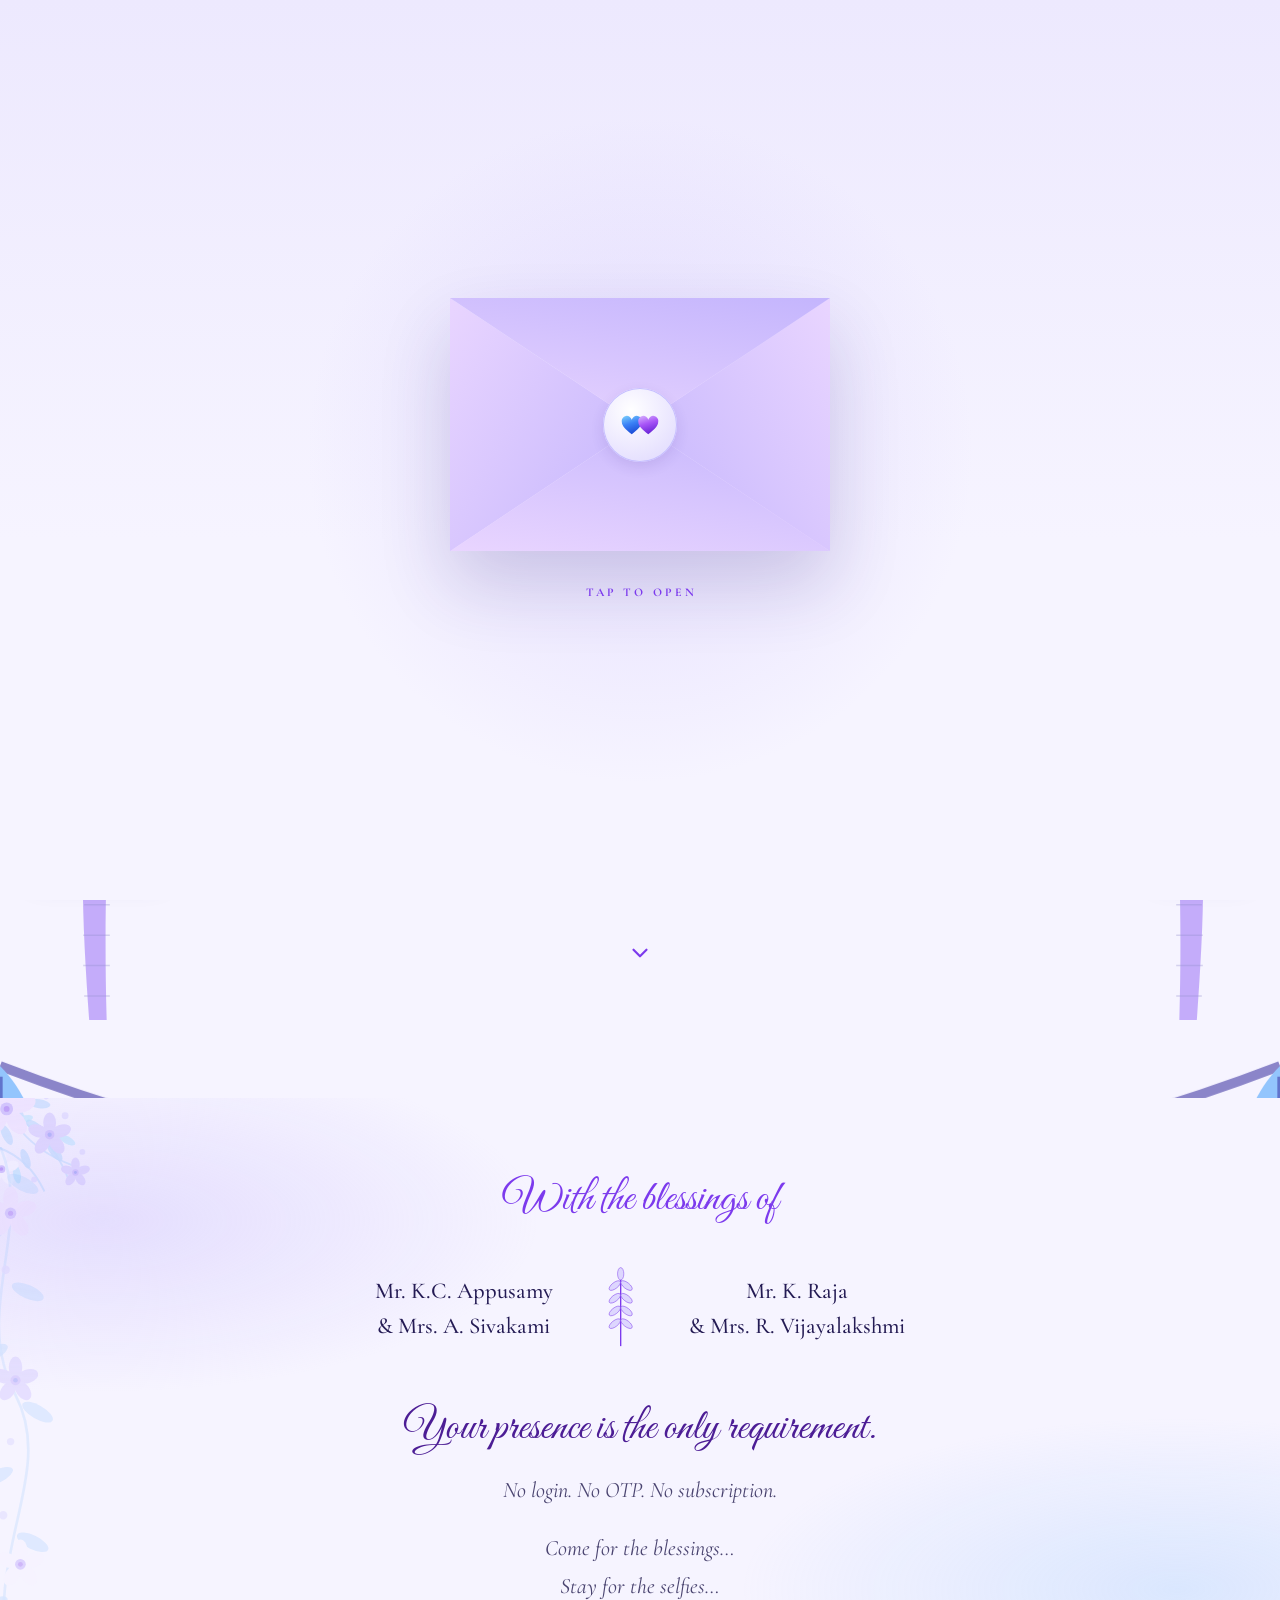
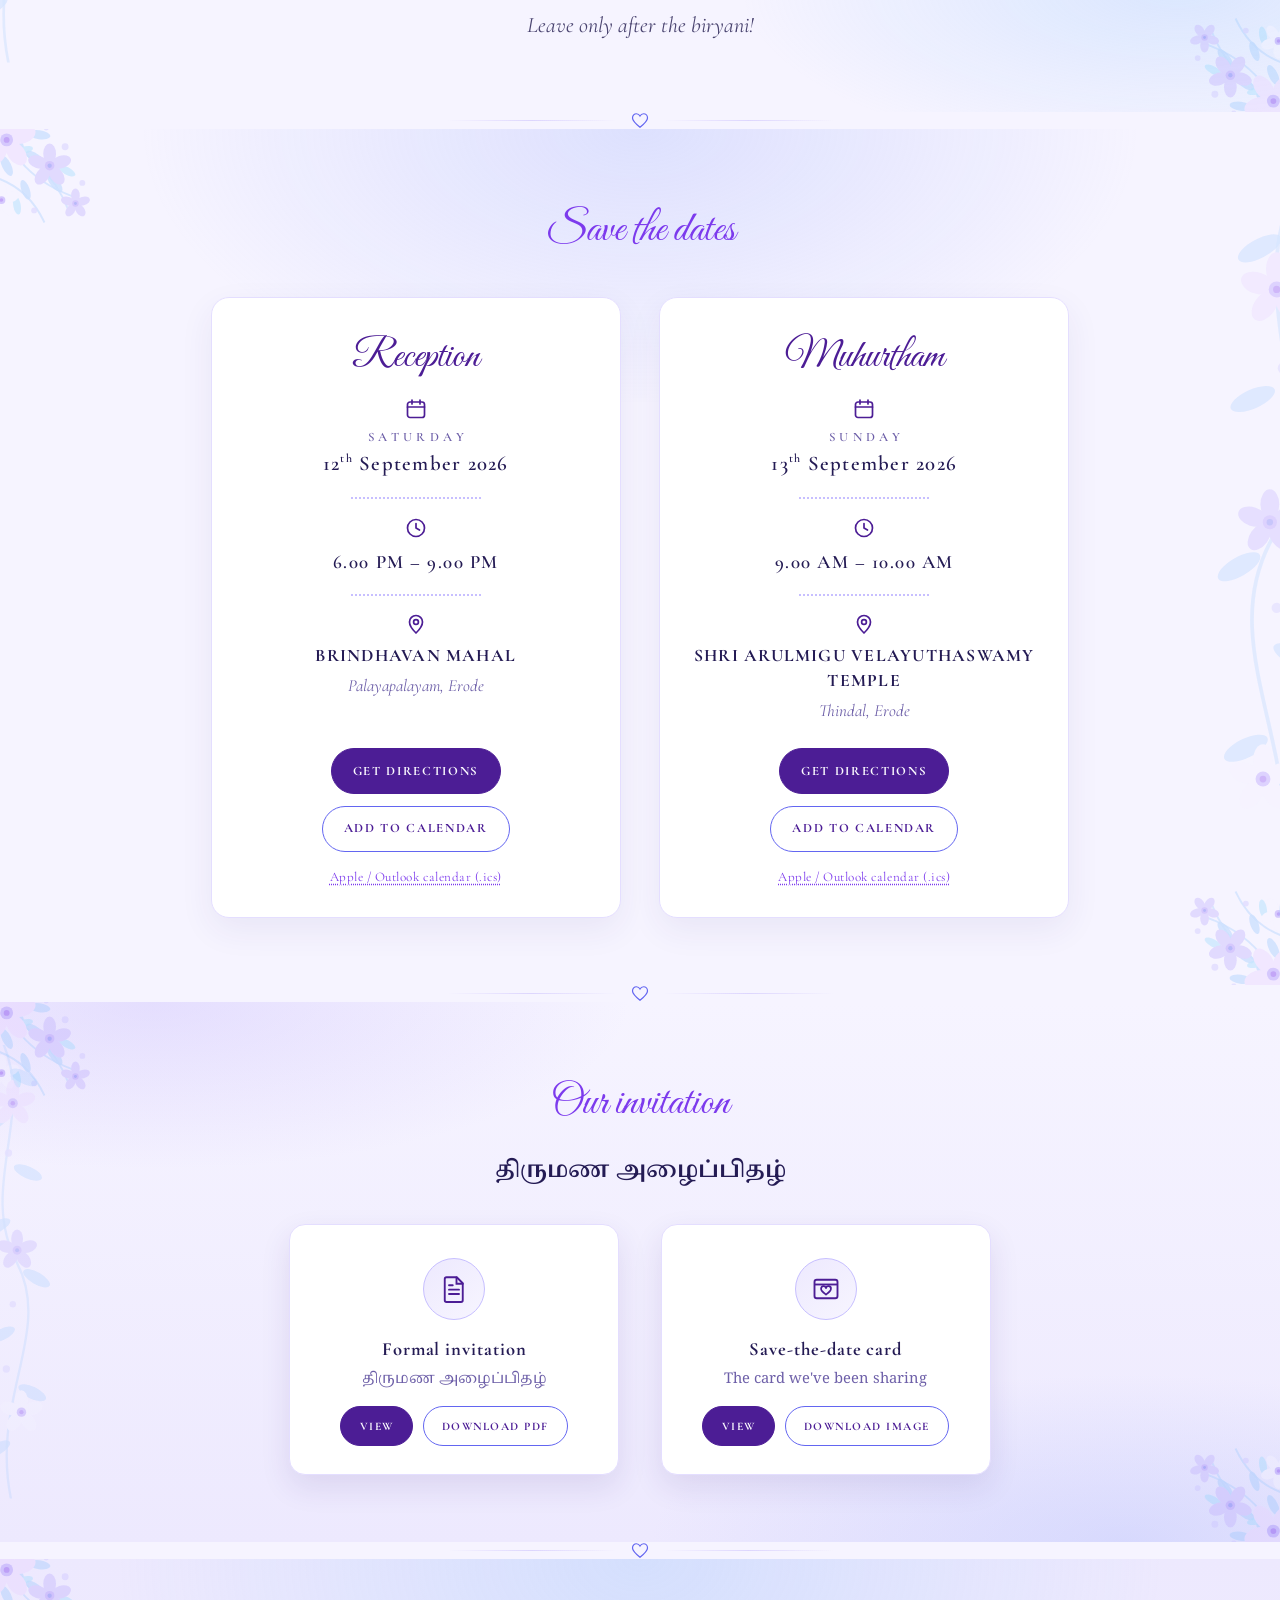
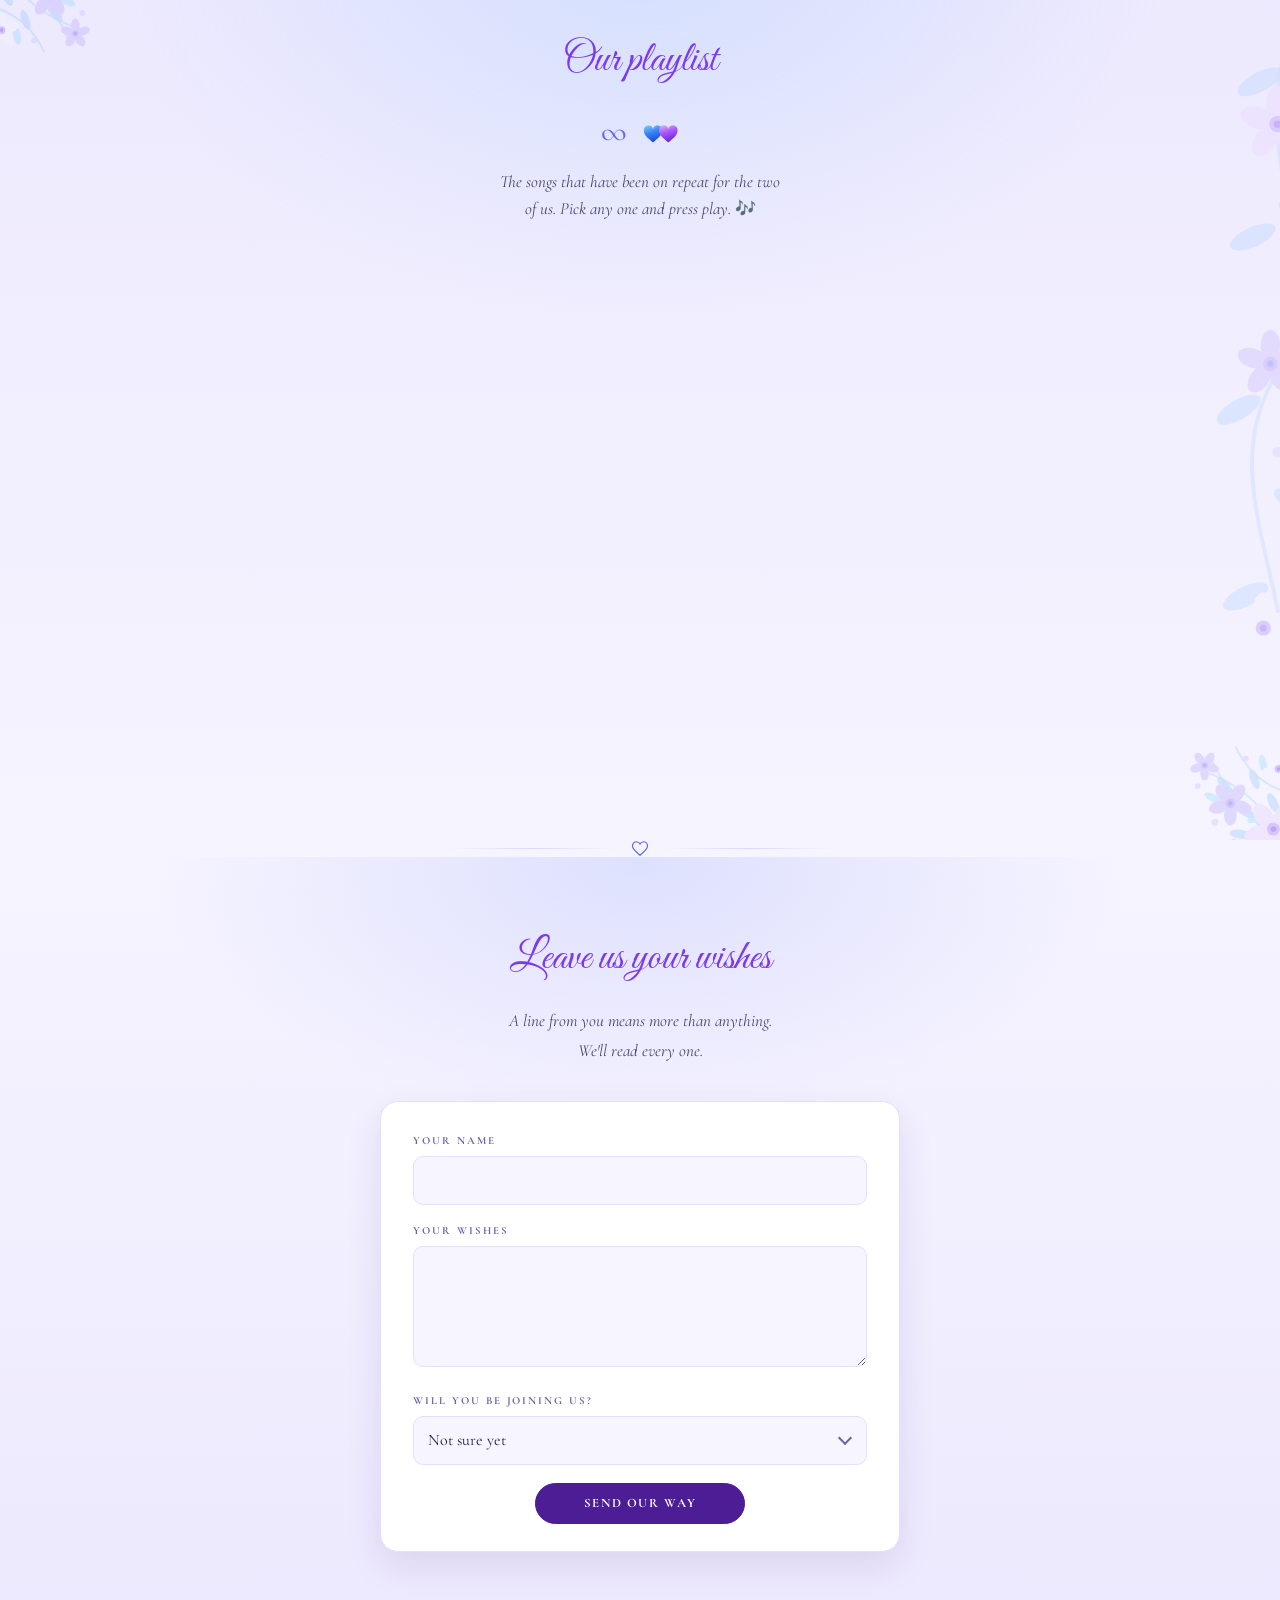
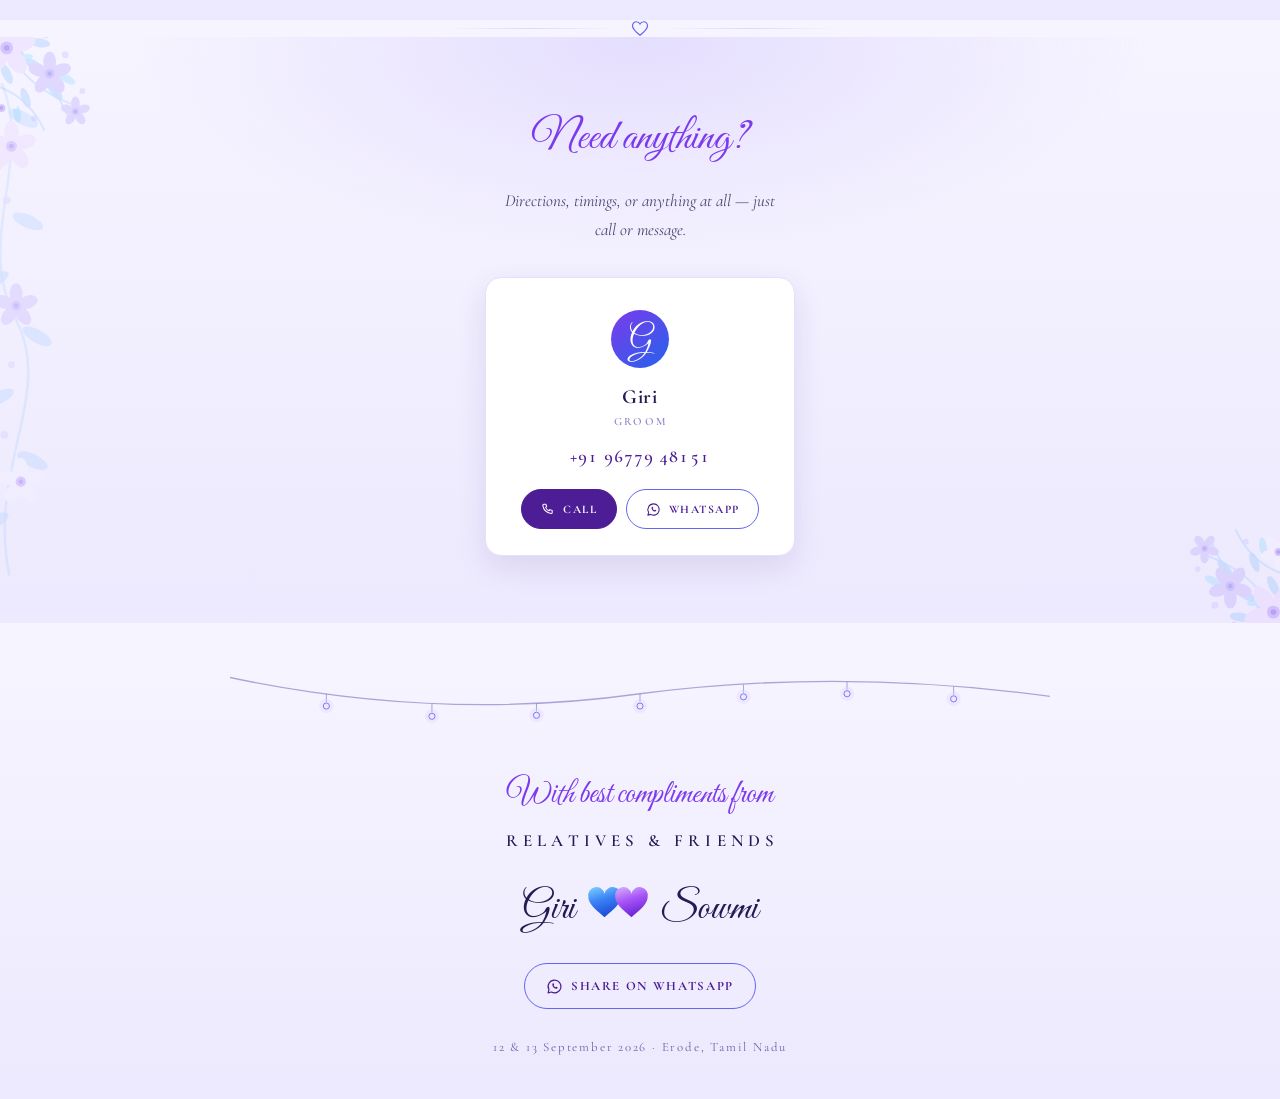
<file: index.html>
<!doctype html>
<html lang="en">
<head>
<meta charset="utf-8">
<meta name="viewport" content="width=device-width, initial-scale=1">
<title>Giri 💙💜 Sowmi — Wedding Invitation · 12 &amp; 13 September 2026, Erode</title>
<meta name="description" content="Marriage v1.0 deploys 12 &amp; 13 September 2026. Reception at Brindhavan Mahal, Palayapalayam · Muhurtham at Shri Arulmigu Velayuthaswamy Temple, Thindal, Erode.">
<!-- a literal value: a meta tag cannot resolve a CSS variable. js/appearance.js
     rewrites this from --theme-meta whenever the theme changes. -->
<meta name="theme-color" content="#F6F4FF">

<!-- Open Graph (WhatsApp / social share preview) -->
<meta property="og:type" content="website">
<meta property="og:title" content="Giri 💙💜 Sowmi — We're getting married!">
<meta property="og:description" content="Your presence is the only requirement. Reception · Sat 12 Sep 2026, Brindhavan Mahal, Erode. Muhurtham · Sun 13 Sep 2026, Velayuthaswamy Temple, Thindal.">
<meta property="og:url" content="https://girisowmi.github.io/giri-sowmi-wedding/">
<meta property="og:image" content="https://girisowmi.github.io/giri-sowmi-wedding/assets/og.png">
<meta property="og:image:width" content="1200">
<meta property="og:image:height" content="630">
<meta name="twitter:card" content="summary_large_image">

<link rel="icon" href="data:image/svg+xml,<svg xmlns='http://www.w3.org/2000/svg' viewBox='0 0 46 27'><path fill='%233B82F6' d='M13 25.4 C5.3 19 1 15 1 10.4 A5.9 5.9 0 0 1 13 7.9 A5.9 5.9 0 0 1 25 10.4 C25 15 20.7 19 13 25.4 Z'/><path fill='%23A855F7' d='M33 25.4 C25.3 19 21 15 21 10.4 A5.9 5.9 0 0 1 33 7.9 A5.9 5.9 0 0 1 45 10.4 C45 15 40.7 19 33 25.4 Z'/></svg>">

<link rel="preconnect" href="https://fonts.googleapis.com">
<link rel="preconnect" href="https://fonts.gstatic.com" crossorigin>
<link href="https://fonts.googleapis.com/css2?family=Great+Vibes&family=Cormorant+Garamond:ital,wght@0,400;0,500;0,600;0,700;1,400;1,500;1,600&family=Parisienne&family=Lora:ital,wght@0,400;0,500;0,600;0,700;1,400;1,500&family=Pinyon+Script&family=Marcellus&family=Noto+Serif+Tamil:wght@400;600&display=swap" rel="stylesheet">
<link rel="stylesheet" href="./css/style.css">

<script>
  /* inline and blocking on purpose: set the theme before the first paint */
  (function () {
    var r = document.documentElement;
    var q = new URLSearchParams(location.search);
    var t = q.get('theme'), f = q.get('font');
    try {
      if (!t) t = localStorage.getItem('gs-theme');
      if (!f) f = localStorage.getItem('gs-font');
    } catch (e) { /* private mode */ }
    var g = q.get('lang');
    try { if (!g) g = localStorage.getItem('gs-lang'); } catch (e) {}
    r.setAttribute('data-theme', /^(violet|rose|midnight)$/.test(t) ? t : 'violet');
    r.setAttribute('data-font',  /^(classic|romantic|refined)$/.test(f) ? f : 'classic');
    r.setAttribute('data-lang',  /^(en|ta)$/.test(g) ? g : 'en');
    r.setAttribute('lang', /^ta$/.test(g) ? 'ta' : 'en');

    var i = q.get('intro'), seen = false;
    try { seen = localStorage.getItem('gs-intro') === 'seen'; } catch (e) {}
    var reduce = window.matchMedia && window.matchMedia('(prefers-reduced-motion: reduce)').matches;
    var show = i === '1' ? true : (i === '0' ? false : (!seen && !reduce));
    r.setAttribute('data-intro', show ? 'show' : 'skip');
  })();
</script>

<script type="application/ld+json">
[
  {
    "@context": "https://schema.org",
    "@type": "Event",
    "name": "Wedding Reception — Giri & Sowmi",
    "startDate": "2026-09-12T18:00:00+05:30",
    "endDate": "2026-09-12T21:00:00+05:30",
    "eventStatus": "https://schema.org/EventScheduled",
    "eventAttendanceMode": "https://schema.org/OfflineEventAttendanceMode",
    "location": { "@type": "Place", "name": "Brindhavan Mahal", "address": "Palayapalayam, Erode, Tamil Nadu, India" }
  },
  {
    "@context": "https://schema.org",
    "@type": "Event",
    "name": "Muhurtham — Giri & Sowmi",
    "startDate": "2026-09-13T09:00:00+05:30",
    "endDate": "2026-09-13T10:00:00+05:30",
    "eventStatus": "https://schema.org/EventScheduled",
    "eventAttendanceMode": "https://schema.org/OfflineEventAttendanceMode",
    "location": { "@type": "Place", "name": "Shri Arulmigu Velayuthaswamy Temple", "address": "Thindal, Erode, Tamil Nadu, India" }
  }
]
</script>
</head>
<body>

<!-- first visit only: the invitation arrives, unseals and unfolds into the page -->
<div class="intro" id="intro" role="dialog" aria-label="Open the invitation">
  <div class="intro-glow" aria-hidden="true"></div>
  <div class="intro-burst" id="introBurst" aria-hidden="true"></div>

  <div class="intro-stage">
    <div class="env" id="env">
      <div class="env-card">
        <p class="ec-om" lang="ta">ஸ்ரீ முருகன் துணை</p>
        <p class="ec-names">Giri
          <svg class="hearts" viewBox="0 0 46 27" role="img" aria-label="love"><path fill="url(#heart-blue)" d="M13 25.4 C5.3 19 1 15 1 10.4 A5.9 5.9 0 0 1 13 7.9 A5.9 5.9 0 0 1 25 10.4 C25 15 20.7 19 13 25.4 Z"/><path fill="url(#heart-purple)" d="M33 25.4 C25.3 19 21 15 21 10.4 A5.9 5.9 0 0 1 33 7.9 A5.9 5.9 0 0 1 45 10.4 C45 15 40.7 19 33 25.4 Z"/></svg>
          Sowmi</p>
        <p class="ec-date" id="introDate">12 &amp; 13 September 2026</p>
      </div>

      <!-- the four folds of the envelope back; each swings open on its own edge -->
      <span class="flap fl" aria-hidden="true"></span>
      <span class="flap fr" aria-hidden="true"></span>
      <span class="flap fb" aria-hidden="true"></span>
      <span class="flap ft" aria-hidden="true"></span>

      <button class="seal" id="envOpen" type="button" aria-describedby="introHint">
        <span class="seal-face" aria-hidden="true">
          <svg class="seal-mark" viewBox="0 0 46 27"><path fill="url(#heart-blue)" d="M13 25.4 C5.3 19 1 15 1 10.4 A5.9 5.9 0 0 1 13 7.9 A5.9 5.9 0 0 1 25 10.4 C25 15 20.7 19 13 25.4 Z"/><path fill="url(#heart-purple)" d="M33 25.4 C25.3 19 21 15 21 10.4 A5.9 5.9 0 0 1 33 7.9 A5.9 5.9 0 0 1 45 10.4 C45 15 40.7 19 33 25.4 Z"/></svg>
        </span>
        <span class="seal-ring" aria-hidden="true"></span>
      </button>
    </div>

    <p class="intro-hint" id="introHint" data-i18n="introHint">Tap to open</p>
  </div>
</div>
</div>

  <!-- palm defined once, used twice; inline so the theme variables reach it -->
  <svg class="svg-defs" width="0" height="0" aria-hidden="true" focusable="false">
    <!-- the couple's 💙💜 monogram, drawn rather than typed: emoji render
         differently on every platform and never match the page -->
    <linearGradient id="heart-blue" x1="0" y1="0" x2=".35" y2="1">
      <stop offset="0" stop-color="#7DD3FC"/>
      <stop offset=".5" stop-color="#3B82F6"/>
      <stop offset="1" stop-color="#1D4ED8"/>
    </linearGradient>
    <linearGradient id="heart-purple" x1="0" y1="0" x2=".35" y2="1">
      <stop offset="0" stop-color="#D8B4FE"/>
      <stop offset=".5" stop-color="#A855F7"/>
      <stop offset="1" stop-color="#6D28D9"/>
    </linearGradient>
    <!-- a corner spray; flipped with CSS to serve all four corners -->
    <symbol id="corner-spray" viewBox="0 0 200 200">
      <g fill="none" stroke="var(--leaf)" stroke-width="2.2" opacity=".7">
        <path d="M-6 18 C42 26 78 58 96 104"/>
        <path d="M14 -6 C24 40 58 74 108 90"/>
        <path d="M-4 62 C30 68 54 88 68 118"/>
      </g>
      <g fill="var(--leaf)" opacity=".8">
        <ellipse cx="30" cy="24" rx="15" ry="6"   transform="rotate(24 30 24)"/>
        <ellipse cx="58" cy="44" rx="14" ry="5.6" transform="rotate(38 58 44)"/>
        <ellipse cx="80" cy="72" rx="13" ry="5.2" transform="rotate(52 80 72)"/>
        <ellipse cx="24" cy="52" rx="13" ry="5.2" transform="rotate(64 24 52)"/>
        <ellipse cx="46" cy="80" rx="12" ry="4.8" transform="rotate(70 46 80)"/>
        <ellipse cx="62" cy="16" rx="13" ry="5.2" transform="rotate(8 62 16)"/>
      </g>
      <g fill="var(--leaf-2)" opacity=".65">
        <ellipse cx="44" cy="34" rx="11" ry="4.4" transform="rotate(-14 44 34)"/>
        <ellipse cx="36" cy="98" rx="11" ry="4.4" transform="rotate(80 36 98)"/>
        <ellipse cx="94" cy="58" rx="11" ry="4.4" transform="rotate(28 94 58)"/>
      </g>
      <!-- blooms, largest nearest the corner -->
      <g transform="translate(24 22)">
        <g fill="var(--deco)">
          <ellipse cy="-19" rx="10" ry="16"/><ellipse cy="-19" rx="10" ry="16" transform="rotate(72)"/>
          <ellipse cy="-19" rx="10" ry="16" transform="rotate(144)"/><ellipse cy="-19" rx="10" ry="16" transform="rotate(216)"/>
          <ellipse cy="-19" rx="10" ry="16" transform="rotate(288)"/>
        </g>
        <circle r="7.5" fill="var(--deco-mid)"/><circle r="3.4" fill="var(--accent)"/>
      </g>
      <g transform="translate(74 52) scale(.74)">
        <g fill="var(--deco-2)">
          <ellipse cy="-19" rx="10" ry="16"/><ellipse cy="-19" rx="10" ry="16" transform="rotate(72)"/>
          <ellipse cy="-19" rx="10" ry="16" transform="rotate(144)"/><ellipse cy="-19" rx="10" ry="16" transform="rotate(216)"/>
          <ellipse cy="-19" rx="10" ry="16" transform="rotate(288)"/>
        </g>
        <circle r="7.5" fill="var(--deco-mid)"/><circle r="3.4" fill="var(--accent-2)"/>
      </g>
      <g transform="translate(18 92) scale(.6)">
        <g fill="var(--deco-pale)">
          <ellipse cy="-19" rx="10" ry="16"/><ellipse cy="-19" rx="10" ry="16" transform="rotate(72)"/>
          <ellipse cy="-19" rx="10" ry="16" transform="rotate(144)"/><ellipse cy="-19" rx="10" ry="16" transform="rotate(216)"/>
          <ellipse cy="-19" rx="10" ry="16" transform="rotate(288)"/>
        </g>
        <circle r="7.5" fill="var(--deco-mid)"/><circle r="3.4" fill="var(--accent)"/>
      </g>
      <g transform="translate(104 96) scale(.5)">
        <g fill="var(--deco-2)">
          <ellipse cy="-19" rx="10" ry="16"/><ellipse cy="-19" rx="10" ry="16" transform="rotate(72)"/>
          <ellipse cy="-19" rx="10" ry="16" transform="rotate(144)"/><ellipse cy="-19" rx="10" ry="16" transform="rotate(216)"/>
          <ellipse cy="-19" rx="10" ry="16" transform="rotate(288)"/>
        </g>
        <circle r="7.5" fill="var(--deco-mid)"/><circle r="3.4" fill="var(--accent-2)"/>
      </g>
      <g fill="var(--accent-soft)" opacity=".85">
        <circle cx="92" cy="30" r="4"/><circle cx="112" cy="72" r="3.4"/>
        <circle cx="56" cy="104" r="3.4"/><circle cx="8" cy="76" r="3"/>
        <circle cx="70" cy="8" r="3"/>
      </g>
    </symbol>

    <!-- a trailing vine for the page's left and right edges -->
    <symbol id="edge-vine" viewBox="0 0 90 420">
      <path d="M18 -8 C54 62 -4 130 34 202 C68 268 6 330 30 428"
            fill="none" stroke="var(--leaf)" stroke-width="2.2" opacity=".62"/>
      <g fill="var(--leaf)" opacity=".72">
        <ellipse cx="40" cy="30"  rx="14" ry="5.6" transform="rotate(28 40 30)"/>
        <ellipse cx="14" cy="72"  rx="13" ry="5.2" transform="rotate(-32 14 72)"/>
        <ellipse cx="44" cy="118" rx="14" ry="5.6" transform="rotate(24 44 118)"/>
        <ellipse cx="16" cy="168" rx="13" ry="5.2" transform="rotate(-28 16 168)"/>
        <ellipse cx="52" cy="216" rx="14" ry="5.6" transform="rotate(30 52 216)"/>
        <ellipse cx="20" cy="268" rx="13" ry="5.2" transform="rotate(-26 20 268)"/>
        <ellipse cx="48" cy="322" rx="14" ry="5.6" transform="rotate(26 48 322)"/>
        <ellipse cx="16" cy="374" rx="13" ry="5.2" transform="rotate(-30 16 374)"/>
      </g>
      <g transform="translate(30 54) scale(.62)">
        <g fill="var(--deco)">
          <ellipse cy="-19" rx="10" ry="16"/><ellipse cy="-19" rx="10" ry="16" transform="rotate(72)"/>
          <ellipse cy="-19" rx="10" ry="16" transform="rotate(144)"/><ellipse cy="-19" rx="10" ry="16" transform="rotate(216)"/>
          <ellipse cy="-19" rx="10" ry="16" transform="rotate(288)"/>
        </g>
        <circle r="7.5" fill="var(--deco-mid)"/><circle r="3.4" fill="var(--accent)"/>
      </g>
      <g transform="translate(34 190) scale(.55)">
        <g fill="var(--deco-2)">
          <ellipse cy="-19" rx="10" ry="16"/><ellipse cy="-19" rx="10" ry="16" transform="rotate(72)"/>
          <ellipse cy="-19" rx="10" ry="16" transform="rotate(144)"/><ellipse cy="-19" rx="10" ry="16" transform="rotate(216)"/>
          <ellipse cy="-19" rx="10" ry="16" transform="rotate(288)"/>
        </g>
        <circle r="7.5" fill="var(--deco-mid)"/><circle r="3.4" fill="var(--accent-2)"/>
      </g>
      <g transform="translate(38 340) scale(.58)">
        <g fill="var(--deco-pale)">
          <ellipse cy="-19" rx="10" ry="16"/><ellipse cy="-19" rx="10" ry="16" transform="rotate(72)"/>
          <ellipse cy="-19" rx="10" ry="16" transform="rotate(144)"/><ellipse cy="-19" rx="10" ry="16" transform="rotate(216)"/>
          <ellipse cy="-19" rx="10" ry="16" transform="rotate(288)"/>
        </g>
        <circle r="7.5" fill="var(--deco-mid)"/><circle r="3.4" fill="var(--accent)"/>
      </g>
      <g fill="var(--accent-soft)" opacity=".8">
        <circle cx="26" cy="100" r="3.4"/><circle cx="30" cy="240" r="3"/><circle cx="24" cy="300" r="3.4"/>
      </g>
    </symbol>

    <symbol id="palm-sym" viewBox="0 0 300 420">
      <path d="M143 415 C136 320 132 240 140 168 L164 168 C160 240 158 320 161 415 Z" fill="var(--trunk)" opacity=".92"/>
      <g stroke="var(--deep)" stroke-width="1.6" opacity=".35" fill="none">
        <path d="M137 380h27M136 348h28M136 316h28M137 284h27M138 252h26M139 220h25M140 188h24"/>
      </g>
      <g fill="var(--deep)">
        <circle cx="140" cy="176" r="10"/><circle cx="162" cy="180" r="9"/><circle cx="151" cy="190" r="9.5"/>
      </g>
      <g class="fronds" fill="var(--frond)" opacity=".95">
        <path class="frond f1" d="M151 170 C110 150 60 132 8 136 C58 108 116 122 151 156 Z"/>
        <path class="frond f2" d="M151 170 C120 128 78 92 26 74 C88 74 134 116 154 158 Z"/>
        <path class="frond f3" d="M151 170 C148 118 156 62 186 16 C196 74 178 130 158 168 Z"/>
        <path class="frond f4" d="M151 170 C186 132 232 100 288 88 C240 128 190 156 156 174 Z"/>
        <path class="frond f5" d="M151 170 C192 158 246 158 296 178 C242 194 188 188 154 178 Z"/>
        <path class="frond f6" d="M151 170 C112 172 62 184 16 208 C64 206 118 190 152 178 Z"/>
      </g>
      <circle cx="151" cy="170" r="7" fill="var(--deep)"/>
    </symbol>
  </svg>


<div class="petals" aria-hidden="true"></div>
<div class="blooms" aria-hidden="true"></div>
<canvas class="crackers" id="crackers" aria-hidden="true"></canvas>

<header class="hero">
  <!-- flocks crossing the sky, above the wash but under the names -->
  <div class="birds" aria-hidden="true">
    <div class="flock flock1">
      <svg class="bird b1" viewBox="0 0 40 24"><path d="M2 14C8 4 14 4 20 12c6-8 12-8 18 2" fill="none" stroke="currentColor" stroke-width="2.4" stroke-linecap="round"/></svg>
      <svg class="bird b2" viewBox="0 0 40 24"><path d="M2 14C8 4 14 4 20 12c6-8 12-8 18 2" fill="none" stroke="currentColor" stroke-width="2.4" stroke-linecap="round"/></svg>
      <svg class="bird b3" viewBox="0 0 40 24"><path d="M2 14C8 4 14 4 20 12c6-8 12-8 18 2" fill="none" stroke="currentColor" stroke-width="2.4" stroke-linecap="round"/></svg>
      <svg class="bird b4" viewBox="0 0 40 24"><path d="M2 14C8 4 14 4 20 12c6-8 12-8 18 2" fill="none" stroke="currentColor" stroke-width="2.4" stroke-linecap="round"/></svg>
      <svg class="bird b5" viewBox="0 0 40 24"><path d="M2 14C8 4 14 4 20 12c6-8 12-8 18 2" fill="none" stroke="currentColor" stroke-width="2.4" stroke-linecap="round"/></svg>
    </div>
    <div class="flock flock2">
      <svg class="bird b1" viewBox="0 0 40 24"><path d="M2 14C8 4 14 4 20 12c6-8 12-8 18 2" fill="none" stroke="currentColor" stroke-width="2.4" stroke-linecap="round"/></svg>
      <svg class="bird b2" viewBox="0 0 40 24"><path d="M2 14C8 4 14 4 20 12c6-8 12-8 18 2" fill="none" stroke="currentColor" stroke-width="2.4" stroke-linecap="round"/></svg>
      <svg class="bird b3" viewBox="0 0 40 24"><path d="M2 14C8 4 14 4 20 12c6-8 12-8 18 2" fill="none" stroke="currentColor" stroke-width="2.4" stroke-linecap="round"/></svg>
      <svg class="bird b4" viewBox="0 0 40 24"><path d="M2 14C8 4 14 4 20 12c6-8 12-8 18 2" fill="none" stroke="currentColor" stroke-width="2.4" stroke-linecap="round"/></svg>
    </div>
    <div class="flock flock3">
      <svg class="bird b1" viewBox="0 0 40 24"><path d="M2 14C8 4 14 4 20 12c6-8 12-8 18 2" fill="none" stroke="currentColor" stroke-width="2.4" stroke-linecap="round"/></svg>
      <svg class="bird b2" viewBox="0 0 40 24"><path d="M2 14C8 4 14 4 20 12c6-8 12-8 18 2" fill="none" stroke="currentColor" stroke-width="2.4" stroke-linecap="round"/></svg>
      <svg class="bird b3" viewBox="0 0 40 24"><path d="M2 14C8 4 14 4 20 12c6-8 12-8 18 2" fill="none" stroke="currentColor" stroke-width="2.4" stroke-linecap="round"/></svg>
    </div>
  </div>

  <!-- string lights -->
  <svg class="lights" viewBox="0 0 900 84" aria-hidden="true" focusable="false">
    <path d="M-10 14 Q150 62 320 34 Q480 8 650 38 Q780 58 910 18" fill="none" stroke="var(--muted)" stroke-width="1.4" opacity=".75"/>
    <g class="bulbs">
      <g><line x1="62"  y1="31" x2="62"  y2="38" stroke="var(--muted)"/><circle class="halo" cx="62"  cy="42" r="8"/><circle class="b" cx="62"  cy="42" r="3.4"/></g>
      <g><line x1="140" y1="48" x2="140" y2="55" stroke="var(--muted)"/><circle class="halo" cx="140" cy="59" r="8"/><circle class="b" cx="140" cy="59" r="3.4"/></g>
      <g><line x1="222" y1="49" x2="222" y2="56" stroke="var(--muted)"/><circle class="halo" cx="222" cy="60" r="8"/><circle class="b" cx="222" cy="60" r="3.4"/></g>
      <g><line x1="300" y1="38" x2="300" y2="45" stroke="var(--muted)"/><circle class="halo" cx="300" cy="49" r="8"/><circle class="b" cx="300" cy="49" r="3.4"/></g>
      <g><line x1="380" y1="26" x2="380" y2="33" stroke="var(--muted)"/><circle class="halo" cx="380" cy="37" r="8"/><circle class="b" cx="380" cy="37" r="3.4"/></g>
      <g><line x1="460" y1="24" x2="460" y2="31" stroke="var(--muted)"/><circle class="halo" cx="460" cy="35" r="8"/><circle class="b" cx="460" cy="35" r="3.4"/></g>
      <g><line x1="540" y1="28" x2="540" y2="35" stroke="var(--muted)"/><circle class="halo" cx="540" cy="39" r="8"/><circle class="b" cx="540" cy="39" r="3.4"/></g>
      <g><line x1="620" y1="35" x2="620" y2="42" stroke="var(--muted)"/><circle class="halo" cx="620" cy="46" r="8"/><circle class="b" cx="620" cy="46" r="3.4"/></g>
      <g><line x1="700" y1="44" x2="700" y2="51" stroke="var(--muted)"/><circle class="halo" cx="700" cy="55" r="8"/><circle class="b" cx="700" cy="55" r="3.4"/></g>
      <g><line x1="782" y1="49" x2="782" y2="56" stroke="var(--muted)"/><circle class="halo" cx="782" cy="60" r="8"/><circle class="b" cx="782" cy="60" r="3.4"/></g>
      <g><line x1="856" y1="34" x2="856" y2="41" stroke="var(--muted)"/><circle class="halo" cx="856" cy="45" r="8"/><circle class="b" cx="856" cy="45" r="3.4"/></g>
    </g>
  </svg>

  <!-- corner florals -->
  <svg class="corner tl" viewBox="0 0 320 320" aria-hidden="true" focusable="false">
    <path d="M-10 40 C60 70 92 132 72 212" fill="none" stroke="var(--leaf)" stroke-width="2" opacity=".65"/>
    <path d="M20 -10 C70 42 142 62 214 42" fill="none" stroke="var(--leaf)" stroke-width="2" opacity=".65"/>
    <g fill="var(--leaf)" opacity=".85">
      <ellipse cx="54" cy="88"  rx="16" ry="6.4" transform="rotate(55 54 88)"/>
      <ellipse cx="77" cy="142" rx="15" ry="6"   transform="rotate(75 77 142)"/>
      <ellipse cx="68" cy="190" rx="14" ry="5.6" transform="rotate(85 68 190)"/>
      <ellipse cx="122" cy="54" rx="16" ry="6.4" transform="rotate(15 122 54)"/>
      <ellipse cx="172" cy="50" rx="15" ry="6"   transform="rotate(-8 172 50)"/>
    </g>
    <g fill="var(--leaf-2)" opacity=".7">
      <ellipse cx="42" cy="122" rx="13" ry="5" transform="rotate(70 42 122)"/>
      <ellipse cx="147" cy="64" rx="13" ry="5" transform="rotate(8 147 64)"/>
    </g>
    <g transform="translate(62 66)">
      <ellipse cx="0" cy="-21" rx="11" ry="17" fill="var(--deco)" stroke="var(--deco-2)"/>
      <ellipse cx="0" cy="-21" rx="11" ry="17" fill="var(--deco)" stroke="var(--deco-2)" transform="rotate(60)"/>
      <ellipse cx="0" cy="-21" rx="11" ry="17" fill="var(--deco)" stroke="var(--deco-2)" transform="rotate(120)"/>
      <ellipse cx="0" cy="-21" rx="11" ry="17" fill="var(--deco)" stroke="var(--deco-2)" transform="rotate(180)"/>
      <ellipse cx="0" cy="-21" rx="11" ry="17" fill="var(--deco)" stroke="var(--deco-2)" transform="rotate(240)"/>
      <ellipse cx="0" cy="-21" rx="11" ry="17" fill="var(--deco)" stroke="var(--deco-2)" transform="rotate(300)"/>
      <circle r="8.5" fill="var(--deco-mid)"/><circle r="3.6" fill="var(--accent)"/>
    </g>
    <g transform="translate(154 32) scale(.72)">
      <ellipse cx="0" cy="-21" rx="11" ry="17" fill="var(--deco-pale)" stroke="var(--accent-pale)"/>
      <ellipse cx="0" cy="-21" rx="11" ry="17" fill="var(--deco-pale)" stroke="var(--accent-pale)" transform="rotate(60)"/>
      <ellipse cx="0" cy="-21" rx="11" ry="17" fill="var(--deco-pale)" stroke="var(--accent-pale)" transform="rotate(120)"/>
      <ellipse cx="0" cy="-21" rx="11" ry="17" fill="var(--deco-pale)" stroke="var(--accent-pale)" transform="rotate(180)"/>
      <ellipse cx="0" cy="-21" rx="11" ry="17" fill="var(--deco-pale)" stroke="var(--accent-pale)" transform="rotate(240)"/>
      <ellipse cx="0" cy="-21" rx="11" ry="17" fill="var(--deco-pale)" stroke="var(--accent-pale)" transform="rotate(300)"/>
      <circle r="8" fill="var(--deco-mid)"/><circle r="3.4" fill="var(--accent)"/>
    </g>
    <g transform="translate(30 186) scale(.58)">
      <ellipse cx="0" cy="-21" rx="11" ry="17" fill="var(--deco)" stroke="var(--deco-2)"/>
      <ellipse cx="0" cy="-21" rx="11" ry="17" fill="var(--deco)" stroke="var(--deco-2)" transform="rotate(60)"/>
      <ellipse cx="0" cy="-21" rx="11" ry="17" fill="var(--deco)" stroke="var(--deco-2)" transform="rotate(120)"/>
      <ellipse cx="0" cy="-21" rx="11" ry="17" fill="var(--deco)" stroke="var(--deco-2)" transform="rotate(180)"/>
      <ellipse cx="0" cy="-21" rx="11" ry="17" fill="var(--deco)" stroke="var(--deco-2)" transform="rotate(240)"/>
      <ellipse cx="0" cy="-21" rx="11" ry="17" fill="var(--deco)" stroke="var(--deco-2)" transform="rotate(300)"/>
      <circle r="8.5" fill="var(--deco-mid)"/><circle r="3.6" fill="var(--accent)"/>
    </g>
    <circle cx="206" cy="32" r="4"   fill="var(--deco-2)"/>
    <circle cx="98"  cy="122" r="3.5" fill="var(--deco-mid)"/>
    <circle cx="122" cy="98"  r="3"   fill="var(--deco-2)"/>
  </svg>
  <svg class="corner tr" viewBox="0 0 320 320" aria-hidden="true" focusable="false">
    <path d="M-10 40 C60 70 92 132 72 212" fill="none" stroke="var(--leaf)" stroke-width="2" opacity=".65"/>
    <path d="M20 -10 C70 42 142 62 214 42" fill="none" stroke="var(--leaf)" stroke-width="2" opacity=".65"/>
    <g fill="var(--leaf)" opacity=".85">
      <ellipse cx="54" cy="88"  rx="16" ry="6.4" transform="rotate(55 54 88)"/>
      <ellipse cx="77" cy="142" rx="15" ry="6"   transform="rotate(75 77 142)"/>
      <ellipse cx="68" cy="190" rx="14" ry="5.6" transform="rotate(85 68 190)"/>
      <ellipse cx="122" cy="54" rx="16" ry="6.4" transform="rotate(15 122 54)"/>
      <ellipse cx="172" cy="50" rx="15" ry="6"   transform="rotate(-8 172 50)"/>
    </g>
    <g fill="var(--leaf-2)" opacity=".7">
      <ellipse cx="42" cy="122" rx="13" ry="5" transform="rotate(70 42 122)"/>
      <ellipse cx="147" cy="64" rx="13" ry="5" transform="rotate(8 147 64)"/>
    </g>
    <g transform="translate(62 66)">
      <ellipse cx="0" cy="-21" rx="11" ry="17" fill="var(--deco)" stroke="var(--deco-2)"/>
      <ellipse cx="0" cy="-21" rx="11" ry="17" fill="var(--deco)" stroke="var(--deco-2)" transform="rotate(60)"/>
      <ellipse cx="0" cy="-21" rx="11" ry="17" fill="var(--deco)" stroke="var(--deco-2)" transform="rotate(120)"/>
      <ellipse cx="0" cy="-21" rx="11" ry="17" fill="var(--deco)" stroke="var(--deco-2)" transform="rotate(180)"/>
      <ellipse cx="0" cy="-21" rx="11" ry="17" fill="var(--deco)" stroke="var(--deco-2)" transform="rotate(240)"/>
      <ellipse cx="0" cy="-21" rx="11" ry="17" fill="var(--deco)" stroke="var(--deco-2)" transform="rotate(300)"/>
      <circle r="8.5" fill="var(--deco-mid)"/><circle r="3.6" fill="var(--accent)"/>
    </g>
    <g transform="translate(154 32) scale(.72)">
      <ellipse cx="0" cy="-21" rx="11" ry="17" fill="var(--deco-pale)" stroke="var(--accent-pale)"/>
      <ellipse cx="0" cy="-21" rx="11" ry="17" fill="var(--deco-pale)" stroke="var(--accent-pale)" transform="rotate(60)"/>
      <ellipse cx="0" cy="-21" rx="11" ry="17" fill="var(--deco-pale)" stroke="var(--accent-pale)" transform="rotate(120)"/>
      <ellipse cx="0" cy="-21" rx="11" ry="17" fill="var(--deco-pale)" stroke="var(--accent-pale)" transform="rotate(180)"/>
      <ellipse cx="0" cy="-21" rx="11" ry="17" fill="var(--deco-pale)" stroke="var(--accent-pale)" transform="rotate(240)"/>
      <ellipse cx="0" cy="-21" rx="11" ry="17" fill="var(--deco-pale)" stroke="var(--accent-pale)" transform="rotate(300)"/>
      <circle r="8" fill="var(--deco-mid)"/><circle r="3.4" fill="var(--accent)"/>
    </g>
    <g transform="translate(30 186) scale(.58)">
      <ellipse cx="0" cy="-21" rx="11" ry="17" fill="var(--deco)" stroke="var(--deco-2)"/>
      <ellipse cx="0" cy="-21" rx="11" ry="17" fill="var(--deco)" stroke="var(--deco-2)" transform="rotate(60)"/>
      <ellipse cx="0" cy="-21" rx="11" ry="17" fill="var(--deco)" stroke="var(--deco-2)" transform="rotate(120)"/>
      <ellipse cx="0" cy="-21" rx="11" ry="17" fill="var(--deco)" stroke="var(--deco-2)" transform="rotate(180)"/>
      <ellipse cx="0" cy="-21" rx="11" ry="17" fill="var(--deco)" stroke="var(--deco-2)" transform="rotate(240)"/>
      <ellipse cx="0" cy="-21" rx="11" ry="17" fill="var(--deco)" stroke="var(--deco-2)" transform="rotate(300)"/>
      <circle r="8.5" fill="var(--deco-mid)"/><circle r="3.6" fill="var(--accent)"/>
    </g>
    <circle cx="206" cy="32" r="4"   fill="var(--deco-2)"/>
    <circle cx="98"  cy="122" r="3.5" fill="var(--deco-mid)"/>
    <circle cx="122" cy="98"  r="3"   fill="var(--deco-2)"/>
  </svg>

  <!-- hanging lanterns -->
  <svg class="lanterns" viewBox="0 0 150 310" aria-hidden="true" focusable="false">
    <defs>
      <radialGradient id="glow">
        <stop offset="0" stop-color="var(--glow)" stop-opacity=".6"/>
        <stop offset="1" stop-color="var(--glow)" stop-opacity="0"/>
      </radialGradient>
    </defs>
    <g class="lan lan1">
      <line x1="45" y1="0" x2="45" y2="62" stroke="var(--accent)" stroke-width="1.6"/>
      <circle cx="45" cy="110" r="44" fill="url(#glow)"/>
      <circle cx="45" cy="66" r="3" fill="var(--accent)"/>
      <path d="M31 80 Q45 62 59 80" fill="none" stroke="var(--accent)" stroke-width="2"/>
      <rect x="27" y="80" width="36" height="58" rx="12" fill="var(--deco-pale)" fill-opacity=".35" stroke="var(--accent)" stroke-width="2"/>
      <path d="M36 83 V135 M45 81 V137 M54 83 V135" fill="none" stroke="var(--accent-2)" stroke-width="1.1"/>
      <circle cx="45" cy="110" r="8" fill="var(--deco)" stroke="var(--deco-mid)"/>
      <line x1="45" y1="138" x2="45" y2="148" stroke="var(--accent)" stroke-width="1.6"/>
      <circle cx="45" cy="152" r="3.5" fill="var(--accent)"/>
    </g>
    <g transform="translate(60 0)">
      <g class="lan lan2">
        <line x1="45" y1="0" x2="45" y2="158" stroke="var(--accent)" stroke-width="1.4"/>
        <circle cx="45" cy="196" r="36" fill="url(#glow)"/>
        <circle cx="45" cy="161" r="2.6" fill="var(--accent)"/>
        <path d="M33.4 173 Q45 158 56.6 173" fill="none" stroke="var(--accent)" stroke-width="1.8"/>
        <rect x="30" y="173" width="30" height="48" rx="10" fill="var(--deco-pale)" fill-opacity=".35" stroke="var(--accent)" stroke-width="1.8"/>
        <path d="M37.5 176 V218 M45 174 V220 M52.5 176 V218" fill="none" stroke="var(--accent-2)" stroke-width="1"/>
        <circle cx="45" cy="197" r="6.6" fill="var(--deco)" stroke="var(--deco-mid)"/>
        <line x1="45" y1="221" x2="45" y2="229" stroke="var(--accent)" stroke-width="1.4"/>
        <circle cx="45" cy="232" r="3" fill="var(--accent)"/>
      </g>
    </g>
  </svg>

  <div class="hero-inner">
    <p class="om fx" lang="ta" aria-hidden="true">ௐ</p>
    <p class="motto fx" lang="ta">ஸ்ரீ முருகன் துணை</p>
    <svg class="leafdiv fx" viewBox="0 0 220 26" aria-hidden="true" focusable="false">
      <line x1="6" y1="13" x2="70" y2="13" stroke="var(--accent-2)" stroke-width="1"/>
      <g fill="var(--leaf)">
        <ellipse cx="80" cy="6.5" rx="8.5" ry="2.9" transform="rotate(-22 80 6.5)"/>
        <ellipse cx="80" cy="19.5" rx="8.5" ry="2.9" transform="rotate(22 80 19.5)"/>
        <ellipse cx="94" cy="8"   rx="7"   ry="2.5" transform="rotate(-16 94 8)"/>
        <ellipse cx="94" cy="18"  rx="7"   ry="2.5" transform="rotate(16 94 18)"/>
      </g>
      <path d="M110 20.5 C106 17 101.5 14.9 101.5 11.6 C101.5 9.3 103.4 7.8 105.3 8.3 C107 8.7 108.4 9.9 110 11.4 C111.6 9.9 113 8.7 114.7 8.3 C116.6 7.8 118.5 9.3 118.5 11.6 C118.5 14.9 114 17 110 20.5 Z"
            fill="none" stroke="var(--accent-2)" stroke-width="1.3" stroke-linejoin="round"/>
      <g fill="var(--leaf)">
        <ellipse cx="126" cy="8"   rx="7"   ry="2.5" transform="rotate(16 126 8)"/>
        <ellipse cx="126" cy="18"  rx="7"   ry="2.5" transform="rotate(-16 126 18)"/>
        <ellipse cx="140" cy="6.5" rx="8.5" ry="2.9" transform="rotate(22 140 6.5)"/>
        <ellipse cx="140" cy="19.5" rx="8.5" ry="2.9" transform="rotate(-22 140 19.5)"/>
      </g>
      <line x1="150" y1="13" x2="214" y2="13" stroke="var(--accent-2)" stroke-width="1"/>
    </svg>
    <p class="tease fx" data-i18n-html="tease">After years of debugging life, we have finally
      decided to deploy <b>Marriage v1.0!</b></p>

    <h1 class="names fx" aria-label="Giri and Sowmi">
      <span class="name">Giri</span>
      <svg class="flourish" viewBox="0 0 260 56" aria-hidden="true" focusable="false">
        <path d="M8 28 H96" stroke="var(--accent)" stroke-width="1.5" stroke-linecap="round"/>
        <path d="M130 41 C121 32.5 111 27.5 111 19.5 C111 13.8 115.7 10.3 120.4 11.4 C124.6 12.4 127.9 15.3 130 18.8 C132.1 15.3 135.4 12.4 139.6 11.4 C144.3 10.3 149 13.8 149 19.5 C149 27.5 139 32.5 130 41 Z" fill="none" stroke="var(--accent)" stroke-width="1.8" stroke-linejoin="round"/>
        <path d="M164 28 H252" stroke="var(--accent)" stroke-width="1.5" stroke-linecap="round"/>
      </svg>
      <span class="name">Sowmi</span>
    </h1>

    <p class="announce fx" data-i18n="announce">We're getting married</p>
    <p class="datepill fx" data-i18n-html="datepill">12<sup>th</sup> &amp; 13<sup>th</sup> September 2026 · Erode, Tamil Nadu</p>

    <section class="countdown fx" aria-label="Countdown to the wedding">
      <p class="cd-label" id="cdLabel" data-i18n="cdSoon">The celebrations begin in</p>
      <div class="cd-grid" id="cdGrid">
        <div class="tile"><span class="num" id="cdD">–</span><span class="lab" data-i18n="cdDays">Days</span></div>
        <div class="tile"><span class="num" id="cdH">–</span><span class="lab" data-i18n="cdHours">Hours</span></div>
        <div class="tile"><span class="num" id="cdM">–</span><span class="lab" data-i18n="cdMinutes">Minutes</span></div>
        <div class="tile"><span class="num" id="cdS">–</span><span class="lab" data-i18n="cdSeconds">Seconds</span></div>
      </div>
      <p class="cd-done" id="cdDone" hidden data-i18n-html="cdDone">Happily married! <span class="emoji">🎉</span></p>
    </section>

    <a class="scrollhint fx" href="#blessings" aria-label="Scroll down to the invitation details">
      <svg viewBox="0 0 24 24" width="26" height="26" aria-hidden="true" focusable="false">
        <path d="M6 9l6 6 6-6" fill="none" stroke="currentColor" stroke-width="2" stroke-linecap="round" stroke-linejoin="round"/>
      </svg>
    </a>
  </div>

  <!-- coconut palms framing the foot of the hero -->
  <svg class="palm palm-l" viewBox="0 0 300 420" aria-hidden="true" focusable="false"><use href="#palm-sym"/></svg>
  <svg class="palm palm-r" viewBox="0 0 300 420" aria-hidden="true" focusable="false"><use href="#palm-sym"/></svg>
</header>

<main>
  <svg class="toran" viewBox="0 0 240 112" preserveAspectRatio="xMidYMin slice" aria-hidden="true" focusable="false">
    <defs>
      <g id="toran-bloom">
        <g fill="var(--deco)">
          <circle cx="0" cy="-7" r="6.4"/><circle cx="6.6" cy="-2.4" r="6.4"/>
          <circle cx="4.1" cy="5.7" r="6.4"/><circle cx="-4.1" cy="5.7" r="6.4"/>
          <circle cx="-6.6" cy="-2.4" r="6.4"/>
        </g>
        <g fill="var(--deco-pale)">
          <circle cx="0" cy="-4.2" r="4.6"/><circle cx="4" cy="1.4" r="4.6"/><circle cx="-4" cy="1.4" r="4.6"/>
        </g>
        <circle r="3.1" fill="var(--accent-2)"/><circle r="1.3" fill="var(--deep)"/>
      </g>
      <g id="toran-leaf">
        <path d="M0 0 C9 9 10 24 0 36 C-10 24 -9 9 0 0 Z" fill="var(--leaf)"/>
        <path d="M0 2 V33" stroke="var(--deep)" stroke-width="1" opacity=".55"/>
      </g>
      <pattern id="toran-pat" width="240" height="112" patternUnits="userSpaceOnUse">
        <path d="M0 12 Q120 58 240 12" fill="none" stroke="var(--muted)" stroke-width="1.8"/>
        <g transform="translate(0 12)"><use href="#toran-leaf"/></g>
        <g transform="translate(30 34)"><use href="#toran-bloom"/></g>
        <g transform="translate(60 29)"><use href="#toran-leaf"/></g>
        <g transform="translate(90 47)"><use href="#toran-bloom"/></g>
        <g transform="translate(120 35)"><use href="#toran-leaf"/></g>
        <g transform="translate(150 47)"><use href="#toran-bloom"/></g>
        <g transform="translate(180 29)"><use href="#toran-leaf"/></g>
        <g transform="translate(210 34)"><use href="#toran-bloom"/></g>
        <g transform="translate(240 12)"><use href="#toran-leaf"/></g>
        <g fill="var(--deco-pale)" opacity=".9">
          <circle cx="15" cy="21" r="2.6"/><circle cx="45" cy="30" r="2.6"/>
          <circle cx="75" cy="36" r="2.6"/><circle cx="105" cy="39" r="2.6"/>
          <circle cx="135" cy="39" r="2.6"/><circle cx="165" cy="36" r="2.6"/>
          <circle cx="195" cy="30" r="2.6"/><circle cx="225" cy="21" r="2.6"/>
        </g>
      </pattern>
    </defs>
    <rect width="100%" height="112" fill="url(#toran-pat)"/>
  </svg>

  <section class="blessings" id="blessings">

      <div class="flora" aria-hidden="true">
        <svg class="spray sp-tl" viewBox="0 0 200 200"><use href="#corner-spray"/></svg>
        <svg class="spray sp-br" viewBox="0 0 200 200"><use href="#corner-spray"/></svg>
        <svg class="vine vn-l" viewBox="0 0 90 420" preserveAspectRatio="xMidYMid slice"><use href="#edge-vine"/></svg>
      </div>
    <div class="wrap">
      <h2 class="script-h reveal" data-i18n="blessingsH">With the blessings of</h2>
      <div class="parents reveal">
        <p class="pgroup" data-i18n-html="parentsG">Mr. K.C. Appusamy<br>&amp; Mrs. A. Sivakami</p>
        <svg class="wheat" viewBox="0 0 28 88" aria-hidden="true" focusable="false">
          <line x1="14" y1="8" x2="14" y2="82" stroke="var(--accent)" stroke-width="1.4"/>
          <ellipse cx="14" cy="8" rx="3.2" ry="6.4" fill="var(--accent-pale)" stroke="var(--accent)" stroke-width=".5"/>
          <g fill="var(--accent-pale)" stroke="var(--accent)" stroke-width=".5">
            <ellipse cx="8"  cy="20" rx="7" ry="3.1" transform="rotate(-38 8 20)"/>
            <ellipse cx="20" cy="20" rx="7" ry="3.1" transform="rotate(38 20 20)"/>
            <ellipse cx="8"  cy="33" rx="7" ry="3.1" transform="rotate(-38 8 33)"/>
            <ellipse cx="20" cy="33" rx="7" ry="3.1" transform="rotate(38 20 33)"/>
            <ellipse cx="8"  cy="46" rx="7" ry="3.1" transform="rotate(-38 8 46)"/>
            <ellipse cx="20" cy="46" rx="7" ry="3.1" transform="rotate(38 20 46)"/>
            <ellipse cx="8"  cy="59" rx="7" ry="3.1" transform="rotate(-38 8 59)"/>
            <ellipse cx="20" cy="59" rx="7" ry="3.1" transform="rotate(38 20 59)"/>
          </g>
        </svg>
        <p class="pgroup" data-i18n-html="parentsB">Mr. K. Raja<br>&amp; Mrs. R. Vijayalakshmi</p>
      </div>

      <div class="invite-note reveal">
        <p class="script-line" data-i18n="presence">Your presence is the only requirement.</p>
        <p class="serif-line" data-i18n="noLogin">No login. No OTP. No subscription.</p>
        <p class="serif-line stanza" data-i18n-html="stanza">
          Come for the blessings&hellip;<br>
          Stay for the selfies&hellip;<br>
          Leave only after the biryani!
        </p>
      </div>
    </div>
  </section>

  <div class="sep" aria-hidden="true">
    <span class="line"></span>
    <svg viewBox="0 0 24 22" width="18" height="17" focusable="false">
      <path d="M12 20 C6 15 2 11.5 2 7.5 C2 4.4 4.4 2 7.2 2 C9.2 2 11 3.2 12 5 C13 3.2 14.8 2 16.8 2 C19.6 2 22 4.4 22 7.5 C22 11.5 18 15 12 20 Z" fill="none" stroke="var(--accent-2)" stroke-width="1.6"/>
    </svg>
    <span class="line"></span>
  </div>

  <section class="events" id="events">

      <div class="flora" aria-hidden="true">
        <svg class="spray sp-tl" viewBox="0 0 200 200"><use href="#corner-spray"/></svg>
        <svg class="spray sp-br" viewBox="0 0 200 200"><use href="#corner-spray"/></svg>
        <svg class="vine vn-r" viewBox="0 0 90 420" preserveAspectRatio="xMidYMid slice"><use href="#edge-vine"/></svg>
      </div>
    <div class="wrap">
      <h2 class="script-h reveal" data-i18n="datesH">Save the dates</h2>
      <div class="cards">

        <article class="card reveal">
          <h3 class="card-title" data-i18n="recTitle">Reception</h3>
          <svg class="ev-ic" viewBox="0 0 24 24" aria-hidden="true" focusable="false">
            <rect x="3.5" y="5" width="17" height="15.5" rx="2.5" fill="none" stroke="currentColor" stroke-width="1.7"/>
            <path d="M3.5 10h17M8 3v4M16 3v4" fill="none" stroke="currentColor" stroke-width="1.7" stroke-linecap="round"/>
          </svg>
          <p class="ev-day" data-i18n="recDay">Saturday</p>
          <p class="ev-date" data-i18n-html="recDate">12<sup>th</sup> September 2026</p>
          <div class="dots"></div>
          <svg class="ev-ic" viewBox="0 0 24 24" aria-hidden="true" focusable="false">
            <circle cx="12" cy="12" r="8.5" fill="none" stroke="currentColor" stroke-width="1.7"/>
            <path d="M12 7.5V12l3.5 2" fill="none" stroke="currentColor" stroke-width="1.7" stroke-linecap="round" stroke-linejoin="round"/>
          </svg>
          <p class="ev-time" data-i18n="recTime">6.00 PM – 9.00 PM</p>
          <div class="dots"></div>
          <svg class="ev-ic" viewBox="0 0 24 24" aria-hidden="true" focusable="false">
            <path d="M12 21C12 21 5.5 14.8 5.5 10a6.5 6.5 0 1 1 13 0C18.5 14.8 12 21 12 21Z" fill="none" stroke="currentColor" stroke-width="1.7" stroke-linejoin="round"/>
            <circle cx="12" cy="10" r="2.4" fill="none" stroke="currentColor" stroke-width="1.7"/>
          </svg>
          <p class="ev-venue" data-i18n="recVenue">Brindhavan Mahal</p>
          <p class="ev-area" data-i18n="recArea">Palayapalayam, Erode</p>
          <div class="btns">
            <a class="btn solid" target="_blank" rel="noopener"
               href="https://www.google.com/maps/search/?api=1&amp;query=Brindhavan+Mahal%2C+Palayapalayam%2C+Erode" data-i18n="directions">Get directions</a>
            <a class="btn ghost" target="_blank" rel="noopener"
               href="https://calendar.google.com/calendar/render?action=TEMPLATE&amp;text=Giri+%E2%99%A5+Sowmi+%E2%80%94+Wedding+Reception&amp;dates=20260912T123000Z/20260912T153000Z&amp;location=Brindhavan+Mahal%2C+Palayapalayam%2C+Erode%2C+Tamil+Nadu&amp;details=No+formalities%2C+just+good+vibes!+Come+eat%2C+laugh%2C+dance+and+bless+us+as+we+start+our+forever." data-i18n="addCal">Add to calendar</a>
          </div>
          <a class="ics" href="./reception.ics" download data-i18n="ics">Apple / Outlook calendar (.ics)</a>
        </article>

        <article class="card reveal">
          <h3 class="card-title" data-i18n="muhTitle">Muhurtham</h3>
          <svg class="ev-ic" viewBox="0 0 24 24" aria-hidden="true" focusable="false">
            <rect x="3.5" y="5" width="17" height="15.5" rx="2.5" fill="none" stroke="currentColor" stroke-width="1.7"/>
            <path d="M3.5 10h17M8 3v4M16 3v4" fill="none" stroke="currentColor" stroke-width="1.7" stroke-linecap="round"/>
          </svg>
          <p class="ev-day" data-i18n="muhDay">Sunday</p>
          <p class="ev-date" data-i18n-html="muhDate">13<sup>th</sup> September 2026</p>
          <div class="dots"></div>
          <svg class="ev-ic" viewBox="0 0 24 24" aria-hidden="true" focusable="false">
            <circle cx="12" cy="12" r="8.5" fill="none" stroke="currentColor" stroke-width="1.7"/>
            <path d="M12 7.5V12l3.5 2" fill="none" stroke="currentColor" stroke-width="1.7" stroke-linecap="round" stroke-linejoin="round"/>
          </svg>
          <p class="ev-time" data-i18n="muhTime">9.00 AM – 10.00 AM</p>
          <div class="dots"></div>
          <svg class="ev-ic" viewBox="0 0 24 24" aria-hidden="true" focusable="false">
            <path d="M12 21C12 21 5.5 14.8 5.5 10a6.5 6.5 0 1 1 13 0C18.5 14.8 12 21 12 21Z" fill="none" stroke="currentColor" stroke-width="1.7" stroke-linejoin="round"/>
            <circle cx="12" cy="10" r="2.4" fill="none" stroke="currentColor" stroke-width="1.7"/>
          </svg>
          <p class="ev-venue" data-i18n="muhVenue">Shri Arulmigu Velayuthaswamy Temple</p>
          <p class="ev-area" data-i18n="muhArea">Thindal, Erode</p>
          <div class="btns">
            <a class="btn solid" target="_blank" rel="noopener"
               href="https://www.google.com/maps/search/?api=1&amp;query=Arulmigu+Velayuthaswamy+Temple%2C+Thindal%2C+Erode" data-i18n="directions">Get directions</a>
            <a class="btn ghost" target="_blank" rel="noopener"
               href="https://calendar.google.com/calendar/render?action=TEMPLATE&amp;text=Giri+%E2%99%A5+Sowmi+%E2%80%94+Muhurtham&amp;dates=20260913T033000Z/20260913T043000Z&amp;location=Shri+Arulmigu+Velayuthaswamy+Temple%2C+Thindal%2C+Erode%2C+Tamil+Nadu&amp;details=Muhurtham+from+9.00+to+10.00+AM.+Come+bless+the+couple!" data-i18n="addCal">Add to calendar</a>
          </div>
          <a class="ics" href="./muhurtham.ics" download data-i18n="ics">Apple / Outlook calendar (.ics)</a>
        </article>

      </div>
    </div>
  </section>

  <div class="sep" aria-hidden="true">
    <span class="line"></span>
    <svg viewBox="0 0 24 22" width="18" height="17" focusable="false">
      <path d="M12 20 C6 15 2 11.5 2 7.5 C2 4.4 4.4 2 7.2 2 C9.2 2 11 3.2 12 5 C13 3.2 14.8 2 16.8 2 C19.6 2 22 4.4 22 7.5 C22 11.5 18 15 12 20 Z" fill="none" stroke="var(--accent-2)" stroke-width="1.6"/>
    </svg>
    <span class="line"></span>
  </div>

  <section class="download" id="invitation">

      <div class="flora" aria-hidden="true">
        <svg class="spray sp-tl" viewBox="0 0 200 200"><use href="#corner-spray"/></svg>
        <svg class="spray sp-br" viewBox="0 0 200 200"><use href="#corner-spray"/></svg>
        <svg class="vine vn-l" viewBox="0 0 90 420" preserveAspectRatio="xMidYMid slice"><use href="#edge-vine"/></svg>
      </div>
    <div class="wrap">
      <h2 class="script-h reveal" data-i18n="inviteH">Our invitation</h2>
      <p class="dl-note reveal" lang="ta">திருமண அழைப்பிதழ்</p>

      <div class="inv-cards">
        <article class="inv-card reveal">
          <span class="inv-icon" aria-hidden="true">
            <svg viewBox="0 0 24 24" width="30" height="30">
              <path d="M6 2.6h8.2L19 7.4V21a1.4 1.4 0 0 1-1.4 1.4H6A1.4 1.4 0 0 1 4.6 21V4A1.4 1.4 0 0 1 6 2.6Z" fill="none" stroke="currentColor" stroke-width="1.5" stroke-linejoin="round"/>
              <path d="M14 2.8v5h5M8 12.5h8M8 16h8M8 9h3" fill="none" stroke="currentColor" stroke-width="1.5" stroke-linecap="round"/>
            </svg>
          </span>
          <h3 data-i18n="formalTitle">Formal invitation</h3>
          <p class="inv-sub" lang="ta">திருமண அழைப்பிதழ்</p>
          <div class="inv-btns">
            <button class="btn solid sm" type="button" data-gallery="formal" data-index="0" data-i18n="view">View</button>
            <a class="btn ghost sm" href="./GiriSowmiWeddingInvitation.pdf" download data-i18n="dlPdf">Download PDF</a>
          </div>
        </article>

        <article class="inv-card reveal">
          <span class="inv-icon" aria-hidden="true">
            <svg viewBox="0 0 24 24" width="30" height="30">
              <rect x="2.8" y="4.6" width="18.4" height="14.8" rx="1.8" fill="none" stroke="currentColor" stroke-width="1.5"/>
              <path d="M3 8.4h18" fill="none" stroke="currentColor" stroke-width="1.5"/>
              <path d="M12 16.4c-2.4-1.9-3.9-3-3.9-4.3a1.9 1.9 0 0 1 3.9-.8 1.9 1.9 0 0 1 3.9.8c0 1.3-1.5 2.4-3.9 4.3Z" fill="none" stroke="currentColor" stroke-width="1.4" stroke-linejoin="round"/>
            </svg>
          </span>
          <h3 data-i18n="casualTitle">Save-the-date card</h3>
          <p class="inv-sub" data-i18n="casualSub">The card we've been sharing</p>
          <div class="inv-btns">
            <button class="btn solid sm" type="button" data-gallery="casual" data-index="0" data-i18n="view">View</button>
            <a class="btn ghost sm" href="./GiriSowmi-Wedding.png" download data-i18n="dlImg">Download image</a>
          </div>
        </article>
      </div>
    </div>
  </section>

  <div class="sep" aria-hidden="true">
    <span class="line"></span>
    <svg viewBox="0 0 24 22" width="18" height="17" focusable="false">
      <path d="M12 20 C6 15 2 11.5 2 7.5 C2 4.4 4.4 2 7.2 2 C9.2 2 11 3.2 12 5 C13 3.2 14.8 2 16.8 2 C19.6 2 22 4.4 22 7.5 C22 11.5 18 15 12 20 Z" fill="none" stroke="var(--accent-2)" stroke-width="1.6"/>
    </svg>
    <span class="line"></span>
  </div>

  <section class="music" id="music">

      <div class="flora" aria-hidden="true">
        <svg class="spray sp-tl" viewBox="0 0 200 200"><use href="#corner-spray"/></svg>
        <svg class="spray sp-br" viewBox="0 0 200 200"><use href="#corner-spray"/></svg>
        <svg class="vine vn-r" viewBox="0 0 90 420" preserveAspectRatio="xMidYMid slice"><use href="#edge-vine"/></svg>
      </div>
    <div class="wrap">
      <h2 class="script-h reveal" data-i18n="musicH">Our playlist</h2>
      <p class="music-name reveal" aria-label="Infinity, blue heart, purple heart">
        <span class="infinity" aria-hidden="true">&#8734;</span>
        <svg class="hearts sm" viewBox="0 0 46 27" aria-hidden="true"><path class="hh hh-b" fill="url(#heart-blue)" d="M13 25.4 C5.3 19 1 15 1 10.4 A5.9 5.9 0 0 1 13 7.9 A5.9 5.9 0 0 1 25 10.4 C25 15 20.7 19 13 25.4 Z"/><path class="hh hh-p" fill="url(#heart-purple)" d="M33 25.4 C25.3 19 21 15 21 10.4 A5.9 5.9 0 0 1 33 7.9 A5.9 5.9 0 0 1 45 10.4 C45 15 40.7 19 33 25.4 Z"/></svg>
      </p>
      <p class="music-sub reveal" data-i18n-html="musicSub">
        The songs that have been on repeat for the two of us.
        Pick any one and press play. <span class="emoji">🎶</span>
      </p>
      <div class="player reveal" id="player"></div>
    </div>
  </section>


  <div class="sep" aria-hidden="true">
    <span class="line"></span>
    <svg viewBox="0 0 24 22" width="18" height="17" focusable="false">
      <path d="M12 20 C6 15 2 11.5 2 7.5 C2 4.4 4.4 2 7.2 2 C9.2 2 11 3.2 12 5 C13 3.2 14.8 2 16.8 2 C19.6 2 22 4.4 22 7.5 C22 11.5 18 15 12 20 Z" fill="none" stroke="var(--accent-2)" stroke-width="1.6"/>
    </svg>
    <span class="line"></span>
  </div>

  <section class="wishes" id="wishes">
    <div class="wrap">
      <h2 class="script-h reveal" data-i18n="wishesH">Leave us your wishes</h2>
      <p class="wishes-sub reveal" data-i18n="wishesSub">A line from you means more than anything. We'll read every one.</p>

      <form class="wish-form reveal" id="wishForm" novalidate>
        <div class="wf-row">
          <label class="wf-label" for="wfName" data-i18n="wfName">Your name</label>
          <input class="wf-input" id="wfName" name="name" type="text" maxlength="120"
                 autocomplete="name" required>
        </div>

        <div class="wf-row">
          <label class="wf-label" for="wfWish" data-i18n="wfWish">Your wishes</label>
          <textarea class="wf-input wf-area" id="wfWish" name="wish" rows="4"
                    maxlength="2000" required></textarea>
        </div>

        <div class="wf-row">
          <label class="wf-label" for="wfJoin" data-i18n="wfJoin">Will you be joining us?</label>
          <select class="wf-input wf-select" id="wfJoin" name="joining">
            <option value="" data-i18n="wfJoinBlank">Not sure yet</option>
            <option value="both" data-i18n="wfJoinBoth">Both days</option>
            <option value="reception" data-i18n="wfJoinRec">Reception only</option>
            <option value="muhurtham" data-i18n="wfJoinMuh">Muhurtham only</option>
            <option value="cannot" data-i18n="wfJoinNo">Sending love from afar</option>
          </select>
        </div>

        <!-- honeypot: hidden from guests, so anything in it came from a bot -->
        <div class="wf-trap" aria-hidden="true">
          <label for="wfTrap">Leave this empty</label>
          <input id="wfTrap" name="trap" type="text" tabindex="-1" autocomplete="off">
        </div>

        <button class="btn solid wf-send" id="wfSend" type="submit" data-i18n="wfSend">Send our way</button>
        <p class="wf-note" id="wfNote" role="status" aria-live="polite"></p>
      </form>
    </div>
  </section>

  <div class="sep" aria-hidden="true">
    <span class="line"></span>
    <svg viewBox="0 0 24 22" width="18" height="17" focusable="false">
      <path d="M12 20 C6 15 2 11.5 2 7.5 C2 4.4 4.4 2 7.2 2 C9.2 2 11 3.2 12 5 C13 3.2 14.8 2 16.8 2 C19.6 2 22 4.4 22 7.5 C22 11.5 18 15 12 20 Z" fill="none" stroke="var(--accent-2)" stroke-width="1.6"/>
    </svg>
    <span class="line"></span>
  </div>

  <section class="contact" id="contact">

      <div class="flora" aria-hidden="true">
        <svg class="spray sp-tl" viewBox="0 0 200 200"><use href="#corner-spray"/></svg>
        <svg class="spray sp-br" viewBox="0 0 200 200"><use href="#corner-spray"/></svg>
        <svg class="vine vn-l" viewBox="0 0 90 420" preserveAspectRatio="xMidYMid slice"><use href="#edge-vine"/></svg>
      </div>
    <div class="wrap">
      <h2 class="script-h reveal" data-i18n="contactH">Need anything?</h2>
      <p class="contact-sub reveal" data-i18n="contactSub">
        Directions, timings, or anything at all — just call or message.
      </p>

      <div class="contact-cards">
        <article class="contact-card reveal">
          <span class="c-avatar" aria-hidden="true">G</span>
          <p class="c-name">Giri</p>
          <p class="c-role" data-i18n="cRole">Groom</p>
          <a class="c-num" href="tel:+919677948151">+91 96779 48151</a>
          <div class="c-btns">
            <a class="btn solid sm" href="tel:+919677948151">
              <svg viewBox="0 0 24 24" width="15" height="15" aria-hidden="true">
                <path d="M6.3 3.5h3l1.5 3.7-1.9 1.4a11.5 11.5 0 0 0 5.5 5.5l1.4-1.9 3.7 1.5v3a1.8 1.8 0 0 1-2 1.8A15.6 15.6 0 0 1 4.5 5.5a1.8 1.8 0 0 1 1.8-2Z"
                      fill="none" stroke="currentColor" stroke-width="1.7" stroke-linejoin="round"/>
              </svg>
              <span data-i18n="call">Call</span>
            </a>
            <a class="btn ghost sm" href="https://wa.me/919677948151" target="_blank" rel="noopener">
              <svg viewBox="0 0 24 24" width="15" height="15" aria-hidden="true">
                <path d="M12 3a9 9 0 0 0-7.8 13.5L3 21l4.7-1.2A9 9 0 1 0 12 3Z" fill="none" stroke="currentColor" stroke-width="1.7" stroke-linejoin="round"/>
                <path d="M9.2 8.2c.3-.8 1.5-.9 1.8-.1l.5 1.1c.1.3 0 .7-.2 1l-.5.5c.4 1.1 1.4 2.1 2.5 2.5l.5-.5c.3-.3.7-.4 1-.2l1.1.5c.8.3.7 1.5-.1 1.8-3.6 1.3-7.9-3-6.6-6.6Z" fill="currentColor"/>
              </svg>
              WhatsApp
            </a>
          </div>
        </article>
      </div>
    </div>
  </section>
</main>

<!-- invitation lightbox -->
<div class="lb" id="lightbox" role="dialog" aria-modal="true" aria-label="Invitation viewer" hidden>
  <button class="lb-close" id="lbClose" type="button" aria-label="Close">&times;</button>
  <button class="lb-nav prev" id="lbPrev" type="button" aria-label="Previous page">&#8249;</button>
  <figure class="lb-stage">
    <!-- no src until a page is chosen: src="" makes the browser refetch the page -->
    <img id="lbImg" alt="">
    <figcaption id="lbCap"></figcaption>
  </figure>
  <button class="lb-nav next" id="lbNext" type="button" aria-label="Next page">&#8250;</button>
  <a class="btn solid sm lb-dl" id="lbDl" href="#" download>Download</a>
</div>

<footer class="foot">
  <svg class="garland" viewBox="0 0 800 70" preserveAspectRatio="xMidYMin meet" aria-hidden="true" focusable="false">
    <path d="M-10 12 Q200 58 400 30 Q600 4 810 34" fill="none" stroke="var(--muted)" stroke-width="1.3" opacity=".7"/>
    <g class="bulbs">
      <g><line x1="94"  y1="30" x2="94"  y2="38" stroke="var(--muted)"/><circle class="halo" cx="94"  cy="42" r="7"/><circle class="b" cx="94"  cy="42" r="3"/></g>
      <g><line x1="197" y1="40" x2="197" y2="48" stroke="var(--muted)"/><circle class="halo" cx="197" cy="52" r="7"/><circle class="b" cx="197" cy="52" r="3"/></g>
      <g><line x1="299" y1="39" x2="299" y2="47" stroke="var(--muted)"/><circle class="halo" cx="299" cy="51" r="7"/><circle class="b" cx="299" cy="51" r="3"/></g>
      <g><line x1="400" y1="30" x2="400" y2="38" stroke="var(--muted)"/><circle class="halo" cx="400" cy="42" r="7"/><circle class="b" cx="400" cy="42" r="3"/></g>
      <g><line x1="501" y1="21" x2="501" y2="29" stroke="var(--muted)"/><circle class="halo" cx="501" cy="33" r="7"/><circle class="b" cx="501" cy="33" r="3"/></g>
      <g><line x1="602" y1="18" x2="602" y2="26" stroke="var(--muted)"/><circle class="halo" cx="602" cy="30" r="7"/><circle class="b" cx="602" cy="30" r="3"/></g>
      <g><line x1="706" y1="23" x2="706" y2="31" stroke="var(--muted)"/><circle class="halo" cx="706" cy="35" r="7"/><circle class="b" cx="706" cy="35" r="3"/></g>
    </g>
  </svg>
  <p class="script-h small" data-i18n="compFrom">With best compliments from</p>
  <p class="compliments" data-i18n-html="relFriends">Relatives &amp; Friends</p>
  <p class="sig">Giri
    <svg class="hearts" viewBox="0 0 46 27" role="img" aria-label="love"><path class="hh hh-b" fill="url(#heart-blue)" d="M13 25.4 C5.3 19 1 15 1 10.4 A5.9 5.9 0 0 1 13 7.9 A5.9 5.9 0 0 1 25 10.4 C25 15 20.7 19 13 25.4 Z"/><path class="hh hh-p" fill="url(#heart-purple)" d="M33 25.4 C25.3 19 21 15 21 10.4 A5.9 5.9 0 0 1 33 7.9 A5.9 5.9 0 0 1 45 10.4 C45 15 40.7 19 33 25.4 Z"/></svg>
    Sowmi</p>
  <a class="btn ghost wa" id="waShare" target="_blank" rel="noopener" href="https://wa.me/">
    <svg viewBox="0 0 24 24" width="17" height="17" aria-hidden="true" focusable="false">
      <path d="M12 3a9 9 0 0 0-7.8 13.5L3 21l4.7-1.2A9 9 0 1 0 12 3Z" fill="none" stroke="currentColor" stroke-width="1.7" stroke-linejoin="round"/>
      <path d="M9.2 8.2c.3-.8 1.5-.9 1.8-.1l.5 1.1c.1.3 0 .7-.2 1l-.5.5c.4 1.1 1.4 2.1 2.5 2.5l.5-.5c.3-.3.7-.4 1-.2l1.1.5c.8.3.7 1.5-.1 1.8-3.6 1.3-7.9-3-6.6-6.6Z" fill="currentColor"/>
    </svg>
    <span data-i18n="shareWa">Share on WhatsApp</span>
  </a>
  <p class="fineprint" data-i18n-html="fineprint">12 &amp; 13 September 2026 · Erode, Tamil Nadu</p>
</footer>

<script src="./js/i18n.js" defer></script>
<script src="./js/intro.js" defer></script>
<script src="./js/main.js" defer></script>
<script src="./js/crackers.js" defer></script>
<script src="./js/invitation.js" defer></script>
<script src="./js/appearance.js" defer></script>
<script src="./js/wishes.js" defer></script>
<script src="./js/burst.js" defer></script>
</body>
</html>
</file>
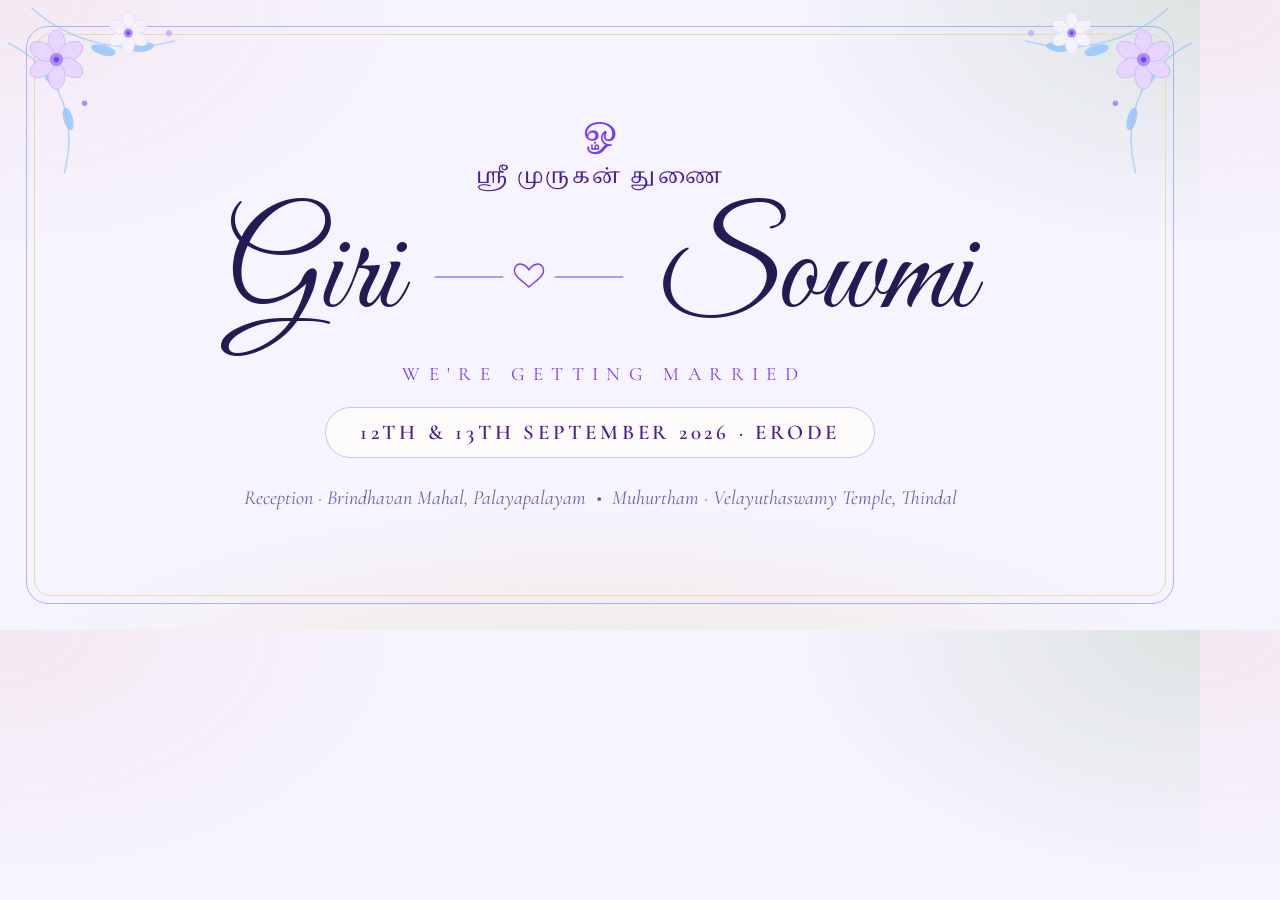
<file: assets/og.html>
<!doctype html>
<html lang="en">
<head>
<meta charset="utf-8">
<title>OG card — Giri ♥ Sowmi</title>
<link rel="preconnect" href="https://fonts.googleapis.com">
<link rel="preconnect" href="https://fonts.gstatic.com" crossorigin>
<link href="https://fonts.googleapis.com/css2?family=Great+Vibes&family=Cormorant+Garamond:ital,wght@0,500;0,600;1,500&family=Noto+Serif+Tamil:wght@400;600&display=swap" rel="stylesheet">
<style>
  * { margin: 0; padding: 0; box-sizing: border-box; }
  html, body { width: 1200px; height: 630px; overflow: hidden; }
  body {
    font-family: 'Cormorant Garamond', Georgia, serif;
    background:
      radial-gradient(620px 380px at 0% 0%,   rgba(242,213,220,.4), transparent 65%),
      radial-gradient(620px 380px at 100% 0%, rgba(169,191,166,.32), transparent 65%),
      radial-gradient(900px 320px at 50% 115%, rgba(227,206,156,.35), transparent 70%),
      #F6F4FF;
    display: flex; align-items: center; justify-content: center;
    text-align: center; position: relative;
  }
  .frame {
    position: absolute; inset: 26px;
    border: 1.5px solid #A5B4FC;
    border-radius: 22px;
  }
  .frame::after {
    content: ''; position: absolute; inset: 7px;
    border: 1px solid #E8D9B4; border-radius: 16px;
  }
  .inner { position: relative; padding: 0 60px; }
  .om { font-family: 'Noto Serif Tamil', serif; font-size: 34px; color: #7C3AED; line-height: 1; }
  .motto { font-family: 'Noto Serif Tamil', serif; font-size: 21px; letter-spacing: .12em; color: #4C1D95; margin-top: 12px; }
  .motto .dot { color: #6366F1; }
  .names {
    font-family: 'Great Vibes', cursive; font-weight: 400;
    font-size: 130px; line-height: 1.08; color: #241B54;
    display: flex; align-items: center; justify-content: center; gap: 28px;
    margin-top: 14px; padding-bottom: 8px;
  }
  .announce { font-size: 19px; letter-spacing: .44em; text-indent: .44em; text-transform: uppercase; color: #7C3AED; margin-top: 6px; }
  .date {
    display: inline-block; margin-top: 22px;
    border: 1.5px solid #C7BFFF; border-radius: 999px;
    padding: 12px 34px; background: rgba(255,253,248,.75);
    font-size: 21px; font-weight: 600; letter-spacing: .18em; text-transform: uppercase; color: #4C1D95;
  }
  .venues { margin-top: 24px; font-size: 20px; font-style: italic; color: #6D5FA8; line-height: 1.65; }
  .corner { position: absolute; top: 8px; width: 250px; opacity: .95; }
  .corner.tl { left: 8px; } .corner.tr { right: 8px; transform: scaleX(-1); }
</style>
</head>
<body>
  <div class="frame"></div>
  <svg class="corner tl" viewBox="0 0 320 320" aria-hidden="true">
    <path d="M-10 40 C60 70 92 132 72 212" fill="none" stroke="#93C5FD" stroke-width="2" opacity=".65"/>
    <path d="M20 -10 C70 42 142 62 214 42" fill="none" stroke="#93C5FD" stroke-width="2" opacity=".65"/>
    <g fill="#93C5FD" opacity=".85">
      <ellipse cx="54" cy="88"  rx="16" ry="6.4" transform="rotate(55 54 88)"/>
      <ellipse cx="77" cy="142" rx="15" ry="6"   transform="rotate(75 77 142)"/>
      <ellipse cx="122" cy="54" rx="16" ry="6.4" transform="rotate(15 122 54)"/>
      <ellipse cx="172" cy="50" rx="15" ry="6"   transform="rotate(-8 172 50)"/>
    </g>
    <g transform="translate(62 66)">
      <ellipse cx="0" cy="-21" rx="11" ry="17" fill="#E9D5FF" stroke="#C4B5FD"/>
      <ellipse cx="0" cy="-21" rx="11" ry="17" fill="#E9D5FF" stroke="#C4B5FD" transform="rotate(60)"/>
      <ellipse cx="0" cy="-21" rx="11" ry="17" fill="#E9D5FF" stroke="#C4B5FD" transform="rotate(120)"/>
      <ellipse cx="0" cy="-21" rx="11" ry="17" fill="#E9D5FF" stroke="#C4B5FD" transform="rotate(180)"/>
      <ellipse cx="0" cy="-21" rx="11" ry="17" fill="#E9D5FF" stroke="#C4B5FD" transform="rotate(240)"/>
      <ellipse cx="0" cy="-21" rx="11" ry="17" fill="#E9D5FF" stroke="#C4B5FD" transform="rotate(300)"/>
      <circle r="8.5" fill="#A78BFA"/><circle r="3.6" fill="#7C3AED"/>
    </g>
    <g transform="translate(154 32) scale(.72)">
      <ellipse cx="0" cy="-21" rx="11" ry="17" fill="#F5F3FF" stroke="#DDD6FE"/>
      <ellipse cx="0" cy="-21" rx="11" ry="17" fill="#F5F3FF" stroke="#DDD6FE" transform="rotate(60)"/>
      <ellipse cx="0" cy="-21" rx="11" ry="17" fill="#F5F3FF" stroke="#DDD6FE" transform="rotate(120)"/>
      <ellipse cx="0" cy="-21" rx="11" ry="17" fill="#F5F3FF" stroke="#DDD6FE" transform="rotate(180)"/>
      <ellipse cx="0" cy="-21" rx="11" ry="17" fill="#F5F3FF" stroke="#DDD6FE" transform="rotate(240)"/>
      <ellipse cx="0" cy="-21" rx="11" ry="17" fill="#F5F3FF" stroke="#DDD6FE" transform="rotate(300)"/>
      <circle r="8" fill="#A78BFA"/><circle r="3.4" fill="#7C3AED"/>
    </g>
    <circle cx="206" cy="32" r="4" fill="#C4B5FD"/>
    <circle cx="98" cy="122" r="3.5" fill="#A78BFA"/>
  </svg>
  <svg class="corner tr" viewBox="0 0 320 320" aria-hidden="true">
    <path d="M-10 40 C60 70 92 132 72 212" fill="none" stroke="#93C5FD" stroke-width="2" opacity=".65"/>
    <path d="M20 -10 C70 42 142 62 214 42" fill="none" stroke="#93C5FD" stroke-width="2" opacity=".65"/>
    <g fill="#93C5FD" opacity=".85">
      <ellipse cx="54" cy="88"  rx="16" ry="6.4" transform="rotate(55 54 88)"/>
      <ellipse cx="77" cy="142" rx="15" ry="6"   transform="rotate(75 77 142)"/>
      <ellipse cx="122" cy="54" rx="16" ry="6.4" transform="rotate(15 122 54)"/>
      <ellipse cx="172" cy="50" rx="15" ry="6"   transform="rotate(-8 172 50)"/>
    </g>
    <g transform="translate(62 66)">
      <ellipse cx="0" cy="-21" rx="11" ry="17" fill="#E9D5FF" stroke="#C4B5FD"/>
      <ellipse cx="0" cy="-21" rx="11" ry="17" fill="#E9D5FF" stroke="#C4B5FD" transform="rotate(60)"/>
      <ellipse cx="0" cy="-21" rx="11" ry="17" fill="#E9D5FF" stroke="#C4B5FD" transform="rotate(120)"/>
      <ellipse cx="0" cy="-21" rx="11" ry="17" fill="#E9D5FF" stroke="#C4B5FD" transform="rotate(180)"/>
      <ellipse cx="0" cy="-21" rx="11" ry="17" fill="#E9D5FF" stroke="#C4B5FD" transform="rotate(240)"/>
      <ellipse cx="0" cy="-21" rx="11" ry="17" fill="#E9D5FF" stroke="#C4B5FD" transform="rotate(300)"/>
      <circle r="8.5" fill="#A78BFA"/><circle r="3.6" fill="#7C3AED"/>
    </g>
    <g transform="translate(154 32) scale(.72)">
      <ellipse cx="0" cy="-21" rx="11" ry="17" fill="#F5F3FF" stroke="#DDD6FE"/>
      <ellipse cx="0" cy="-21" rx="11" ry="17" fill="#F5F3FF" stroke="#DDD6FE" transform="rotate(60)"/>
      <ellipse cx="0" cy="-21" rx="11" ry="17" fill="#F5F3FF" stroke="#DDD6FE" transform="rotate(120)"/>
      <ellipse cx="0" cy="-21" rx="11" ry="17" fill="#F5F3FF" stroke="#DDD6FE" transform="rotate(180)"/>
      <ellipse cx="0" cy="-21" rx="11" ry="17" fill="#F5F3FF" stroke="#DDD6FE" transform="rotate(240)"/>
      <ellipse cx="0" cy="-21" rx="11" ry="17" fill="#F5F3FF" stroke="#DDD6FE" transform="rotate(300)"/>
      <circle r="8" fill="#A78BFA"/><circle r="3.4" fill="#7C3AED"/>
    </g>
    <circle cx="206" cy="32" r="4" fill="#C4B5FD"/>
    <circle cx="98" cy="122" r="3.5" fill="#A78BFA"/>
  </svg>

  <div class="inner">
    <p class="om">ௐ</p>
    <p class="motto">ஸ்ரீ முருகன் துணை</p>
    <div class="names">
      <span>Giri</span>
      <svg width="200" height="46" viewBox="0 0 260 56" aria-hidden="true">
        <path d="M8 28 H96" stroke="#7C3AED" stroke-width="1.5" stroke-linecap="round"/>
        <path d="M130 41 C121 32.5 111 27.5 111 19.5 C111 13.8 115.7 10.3 120.4 11.4 C124.6 12.4 127.9 15.3 130 18.8 C132.1 15.3 135.4 12.4 139.6 11.4 C144.3 10.3 149 13.8 149 19.5 C149 27.5 139 32.5 130 41 Z" fill="none" stroke="#7C3AED" stroke-width="1.8" stroke-linejoin="round"/>
        <path d="M164 28 H252" stroke="#7C3AED" stroke-width="1.5" stroke-linecap="round"/>
      </svg>
      <span>Sowmi</span>
    </div>
    <p class="announce">We're getting married</p>
    <p class="date">12th &amp; 13th September 2026 · Erode</p>
    <p class="venues">Reception · Brindhavan Mahal, Palayapalayam &nbsp;•&nbsp; Muhurtham · Velayuthaswamy Temple, Thindal</p>
  </div>
</body>
</html>
</file>
<file: css/style.css>
/* ————————————————————————————————
   Giri ♥ Sowmi — wedding site styles

   Every colour in this file and in the inline SVGs comes from a variable, so a
   theme is defined once here and reaches the whole page — decorations included.
   Themes:  violet (default) · rose · midnight     set via [data-theme] on <html>
   Fonts:   classic (default) · romantic · refined  set via [data-font]
———————————————————————————————— */

:root,
[data-theme="violet"] {
  --bg: #F6F4FF;          --bg-2: #EDE9FE;        --bg-soft: #F7F5FF;
  --panel: #FFFFFF;       --on-dark: #FBFAFF;
  --ink-900: #241B54;     --ink-700: #4C1D95;     --ink-500: #6D5FA8;
  --body: #4A4470;        --muted: #8B85C9;
  --accent: #7C3AED;      --accent-2: #6366F1;    --accent-3: #2563EB;
  --accent-soft: #C7BFFF; --accent-pale: #DDD6FE;
  --deco: #E9D5FF;        --deco-2: #C4B5FD;      --deco-mid: #A78BFA;
  --deco-pale: #F5F3FF;
  --leaf: #93C5FD;        --leaf-2: #7DD3FC;      --glow: #DCD1FF;
  --deep: #3730A3;        --trunk: #8B5CF6;       --frond: #60A5FA;
  --line: #E4DEFF;
  --btn-bg: #4C1D95;      --btn-fg: #FBFAFF;
  --wash-a: rgba(196,181,253,.35);
  --wash-b: rgba(147,197,253,.28);
  --wash-c: rgba(165,180,252,.3);
  --wash-soft: rgba(196,181,253,.18);
  --shadow-sm: rgba(60,40,130,.07);
  --shadow: rgba(60,40,130,.11);
  --shadow-lg: rgba(60,40,130,.19);
  --lb-bg: rgba(24,20,52,.93);
  --ghost-hover: rgba(124,58,237,.14);
  --petal: %23C9B6FF;
  --pill: rgba(255,255,255,.72);
  --theme-meta: #F6F4FF;
}

/* the palette of the printed card: cream paper, deep green, antique gold */
[data-theme="rose"] {
  --bg: #FBF7EF;          --bg-2: #F5EDDC;        --bg-soft: #FFF9EE;
  --panel: #FFFDF8;       --on-dark: #FDF9EF;
  --ink-900: #22402F;     --ink-700: #2E4A38;     --ink-500: #52705B;
  --body: #44584C;        --muted: #9A8A63;
  /* deepened from the card's #B7924E, which reached only 2.7:1 on cream —
     below the 3:1 minimum for large text, and hard to read outdoors */
  --accent: #A8843E;      --accent-2: #C9A75F;    --accent-3: #A9713A;
  --accent-soft: #E3CE9C; --accent-pale: #EBDDB8;
  --deco: #F2D5DC;        --deco-2: #E6BEC9;      --deco-mid: #DDBE83;
  --deco-pale: #FAF4ED;
  --leaf: #A9BFA6;        --leaf-2: #8FAC90;      --glow: #FFDF9E;
  --deep: #6B4E1E;        --trunk: #8A6A3A;       --frond: #7E9A74;
  --line: #EADFC6;
  --btn-bg: #2E4A38;      --btn-fg: #FDF9EF;
  --wash-a: rgba(242,213,220,.42);
  --wash-b: rgba(169,191,166,.3);
  --wash-c: rgba(227,206,156,.32);
  --wash-soft: rgba(201,167,95,.16);
  --shadow-sm: rgba(90,70,30,.07);
  --shadow: rgba(90,70,30,.11);
  --shadow-lg: rgba(90,70,30,.2);
  --lb-bg: rgba(28,34,30,.93);
  --ghost-hover: rgba(201,167,95,.14);
  --petal: %23EFC9D1;
  --pill: rgba(255,255,255,.72);
  --theme-meta: #FBF7EF;
}

/* dark: the ink values invert, so light text sits on deep indigo panels */
[data-theme="midnight"] {
  --bg: #12102B;          --bg-2: #191634;        --bg-soft: #1E1A44;
  --panel: #201C46;       --on-dark: #F4F1FF;
  --ink-900: #F2EEFF;     --ink-700: #D9CEFF;     --ink-500: #A79CD8;
  --body: #C2BAE6;        --muted: #7D74B0;
  --accent: #A78BFA;      --accent-2: #818CF8;    --accent-3: #60A5FA;
  --accent-soft: #4C4394; --accent-pale: #5B51A8;
  --deco: #4C3F8F;        --deco-2: #6D5CC0;      --deco-mid: #A78BFA;
  --deco-pale: #2E2A63;
  --leaf: #4F80C4;        --leaf-2: #3E6FA8;      --glow: #C4B5FD;
  --deep: #0C0A20;        --trunk: #4A3F86;       --frond: #46709E;
  --line: #35306B;
  --btn-bg: #7C3AED;      --btn-fg: #FFFFFF;
  --wash-a: rgba(124,58,237,.24);
  --wash-b: rgba(37,99,235,.2);
  --wash-c: rgba(167,139,250,.15);
  --wash-soft: rgba(167,139,250,.16);
  --shadow-sm: rgba(0,0,0,.3);
  --shadow: rgba(0,0,0,.42);
  --shadow-lg: rgba(0,0,0,.55);
  --lb-bg: rgba(5,4,16,.95);
  --ghost-hover: rgba(167,139,250,.16);
  --petal: %239C8AE0;
  --pill: rgba(255,255,255,.07);
  --theme-meta: #12102B;
}

/* legacy aliases, kept so older rules keep resolving */
:root {
  --violet: var(--accent);
  --indigo: var(--accent-2);
  --violet-soft: var(--accent-soft);
}

/* ————— font sets ————— */
:root,
[data-font="classic"] {
  --script: 'Great Vibes', cursive;
  --serif:  'Cormorant Garamond', Georgia, 'Times New Roman', serif;
  --base: 17px;
}
[data-font="romantic"] {
  --script: 'Parisienne', cursive;
  --serif:  'Lora', Georgia, serif;
  --base: 15.5px;         /* Lora runs larger, so dial the base back */
}
[data-font="refined"] {
  --script: 'Pinyon Script', cursive;
  --serif:  'Marcellus', Georgia, serif;
  --base: 16.5px;
}
:root { --tamil: 'Noto Serif Tamil', var(--serif); }

* { box-sizing: border-box; margin: 0; padding: 0; }

html { -webkit-text-size-adjust: 100%; }
@media (prefers-reduced-motion: no-preference) {
  html { scroll-behavior: smooth; }
}

body {
  font-family: var(--serif);
  font-size: var(--base, 17px);
  line-height: 1.6;
  color: var(--body);
  background: var(--bg);
  text-align: center;
  overflow-x: hidden;
}

::selection { background: var(--accent-pale); color: var(--ink-900); }

a:focus-visible, .btn:focus-visible {
  outline: 2px dashed var(--violet);
  outline-offset: 3px;
  border-radius: 4px;
}

.emoji { font-style: normal; }
sup { font-size: .58em; }

.wrap { max-width: 1020px; margin: 0 auto; padding: 0 22px; }

/* keep real content above the drifting petals */
header, main, footer { position: relative; z-index: 2; }

/* ————— wedding-day crackers ————— */
.crackers {
  position: fixed;
  inset: 0;
  width: 100%;
  height: 100%;
  pointer-events: none;
  z-index: 6;
  /* held well below full strength: at 1.0 the additive blend blows out the
     cream background and the invitation text underneath becomes unreadable */
  opacity: .58;
}
/* the sky darkens a touch on the day so the crackers actually read */
.is-wedding-day .hero {
  background:
    radial-gradient(52vw 40vh at 0% 0%,   var(--wash-a), transparent 65%),
    radial-gradient(52vw 40vh at 100% 0%, var(--wash-b), transparent 65%),
    linear-gradient(var(--line), var(--bg) 60%);
}

/* ————— falling petals ————— */
/* above the section backgrounds (z-index 2) so petals drift over the whole
   page rather than disappearing behind the hero and footer washes */
.petals {
  position: fixed; inset: 0;
  overflow: hidden;
  pointer-events: none;
  z-index: 4;
}
.petal {
  position: absolute; top: 0; left: 0;
  width: var(--s, 16px); height: var(--s, 16px);
  opacity: var(--o, .7);
  /* the shape is a data URI, which cannot interpolate a CSS variable, so
     js/main.js paints it from --petal and repaints it on a theme change */
  background-position: center;
  background-size: contain;
  background-repeat: no-repeat;
  animation: fall var(--t, 18s) linear var(--delay, 0s) infinite;
}
@keyframes fall {
  from { transform: translate3d(var(--x0, 10vw), -6vh, 0) rotate(0deg); }
  to   { transform: translate3d(var(--x1, 14vw), 108vh, 0) rotate(var(--rot, 300deg)); }
}

/* ————— drifting blooms ————— */
.blooms {
  position: fixed; inset: 0;
  overflow: hidden;
  pointer-events: none;
  z-index: 4;
}
.bloom {
  position: absolute; top: 0; left: 0;
  width: var(--s, 26px); height: var(--s, 26px);
  opacity: var(--o, .55);
  animation: drift var(--t, 26s) linear var(--delay, 0s) infinite;
}
@keyframes drift {
  from { transform: translate3d(var(--x0, 10vw), -12vh, 0) rotate(0deg)   scale(.85); }
  to   { transform: translate3d(var(--x1, 20vw), 112vh, 0) rotate(var(--rot, 420deg)) scale(1.1); }
}

/* ————— birds ————— */
/* lives inside .hero: at body level the hero's own background painted over it */
.birds {
  position: absolute; inset: 0;
  overflow: hidden;
  pointer-events: none;
  z-index: 2;
}
.flock {
  position: absolute;
  left: 0;
  display: flex;
  gap: 22px;
  align-items: flex-start;
  color: var(--ink-700);
  animation: fly linear infinite;
}
.flock1 { top: 12vh; opacity: .5;  transform: scale(1);   animation-duration: 34s; animation-delay:  -4s; }
.flock2 { top: 26vh; opacity: .34; transform: scale(.68); animation-duration: 46s; animation-delay: -22s; }
.flock3 { top: 6vh;  opacity: .26; transform: scale(.5);  animation-duration: 58s; animation-delay: -38s; }

/* fly across, then reset off-screen left */
@keyframes fly {
  from { translate: -22vw 0; }
  to   { translate: 118vw 0; }
}

.bird {
  width: 34px; height: 21px;
  transform-origin: 50% 60%;
  animation: flap 1.05s ease-in-out infinite;
}
/* stagger the flap and stack the flock into a loose V */
.bird.b1 { animation-delay: 0s;    margin-top: 0; }
.bird.b2 { animation-delay: -.18s; margin-top: 13px; }
.bird.b3 { animation-delay: -.36s; margin-top: 26px; }
.bird.b4 { animation-delay: -.54s; margin-top: 39px; }
.bird.b5 { animation-delay: -.72s; margin-top: 52px; }
@keyframes flap {
  0%, 100% { transform: scaleY(1)   translateY(0); }
  50%      { transform: scaleY(.42) translateY(-3px); }
}

/* ————— coconut palms ————— */
.palm {
  position: absolute;
  bottom: -14px;
  width: clamp(150px, 26vw, 285px);
  height: auto;
  pointer-events: none;
  opacity: .5;
  z-index: 1;
}
.palm-l { left: -46px; transform-origin: bottom center; }
.palm-r { right: -52px; transform: scaleX(-1); transform-origin: bottom center; }
/* the whole tree leans in the breeze; fronds get their own sway in the SVG */
.palm-l { animation: lean-l 8s ease-in-out infinite alternate; }
.palm-r { animation: lean-r 9.5s ease-in-out -3s infinite alternate; }
@keyframes lean-l {
  from { transform: rotate(-1.4deg); }
  to   { transform: rotate(1.4deg); }
}
@keyframes lean-r {
  from { transform: scaleX(-1) rotate(-1.6deg); }
  to   { transform: scaleX(-1) rotate(1.6deg); }
}

/* ————— hero ————— */
.hero {
  position: relative;
  min-height: 100svh;
  display: grid;
  place-items: center;
  padding: clamp(74px, 11vh, 118px) 20px 46px;
  overflow: hidden;
  background:
    radial-gradient(52vw 40vh at 0% 0%,   var(--wash-a), transparent 65%),
    radial-gradient(52vw 40vh at 100% 0%, var(--wash-b), transparent 65%),
    var(--bg);
}
.hero-inner { position: relative; z-index: 3; max-width: 900px; }

.corner {
  position: absolute; top: -6px;
  width: min(300px, 40vw);
  pointer-events: none;
  opacity: .95;
  z-index: 1;
}
.corner.tl { left: -8px; }
.corner.tr { right: -8px; transform: scaleX(-1); }

.lights {
  position: absolute; top: 6px; left: 50%;
  transform: translateX(-50%);
  width: min(980px, 130vw);
  opacity: .9;
  pointer-events: none;
  z-index: 2;
}
.bulbs line { stroke-width: 1; opacity: .7; }
.bulbs .halo { fill: var(--glow); opacity: .3; }
.bulbs .b { fill: var(--bg-2); stroke: var(--accent-2); stroke-width: .8; }
.bulbs g:nth-child(odd) .b  { animation: twinkle 3.2s ease-in-out infinite alternate; }
.bulbs g:nth-child(even) .b { animation: twinkle 4.1s ease-in-out -1.6s infinite alternate; }
@keyframes twinkle { from { opacity: .55; } to { opacity: 1; } }

.lanterns {
  position: absolute; top: 0; right: clamp(4px, 4vw, 60px);
  width: min(150px, 21vw);
  pointer-events: none;
  z-index: 2;
}
.lan { transform-origin: 45px 0; animation: sway 7s ease-in-out infinite alternate; }
.lan2 { animation-duration: 9s; animation-delay: -2.5s; }
@keyframes sway { from { transform: rotate(1.7deg); } to { transform: rotate(-1.7deg); } }

.om {
  font-family: var(--tamil);
  font-size: 2rem;
  color: var(--violet);
  line-height: 1;
}
.motto {
  font-family: var(--tamil);
  font-size: clamp(1.02rem, 2.6vw, 1.24rem);
  letter-spacing: .12em;
  color: var(--ink-700);
  margin-top: .7rem;
}
.motto .dot { color: var(--indigo); }

.leafdiv { width: 215px; margin: .7rem auto 0; display: block; }

.tease {
  font-style: italic;
  font-size: clamp(1.06rem, 2.5vw, 1.24rem);
  line-height: 1.65;
  max-width: 30ch;
  margin: 1.15rem auto 0;
  color: var(--ink-500);
}
.tease b { font-style: normal; font-weight: 600; color: var(--ink-700); }

.names {
  display: flex;
  flex-wrap: wrap;
  justify-content: center;
  align-items: center;
  gap: .1em clamp(.6rem, 2.5vw, 1.4rem);
  margin-top: .8rem;
  font-family: var(--script);
  font-weight: 400;
  color: var(--ink-900);
}
.names .name {
  font-size: clamp(3.6rem, 11.4vw, 7rem);
  line-height: 1.02;
  padding: 0 .06em .12em; /* keep script descenders/flourishes unclipped */
}
.flourish { width: clamp(130px, 22vw, 240px); flex: 0 1 auto; }

.announce {
  font-size: .8rem;
  letter-spacing: .42em;
  text-indent: .42em;
  text-transform: uppercase;
  color: var(--violet);
  margin: .5rem 0 .85rem;
}

.datepill {
  display: inline-block;
  border: 1px solid var(--violet-soft);
  border-radius: 999px;
  padding: .62rem 1.5rem;
  background: var(--pill);
  color: var(--ink-700);
  font-size: .84rem;
  font-weight: 600;
  letter-spacing: .18em;
  text-transform: uppercase;
}

/* countdown */
.countdown { margin-top: 1.8rem; }
.cd-label {
  font-style: italic;
  font-size: 1.05rem;
  color: var(--ink-500);
  margin-bottom: .75rem;
}
.cd-grid {
  display: flex;
  justify-content: center;
  gap: clamp(8px, 2vw, 16px);
}
.tile {
  min-width: clamp(66px, 17vw, 86px);
  padding: .7rem .5rem .6rem;
  background: var(--panel);
  border: 1px solid var(--line);
  border-radius: 12px;
  box-shadow: 0 8px 22px var(--shadow-sm);
}
.tile .num {
  display: block;
  font-size: clamp(1.7rem, 5vw, 2.2rem);
  font-weight: 600;
  color: var(--ink-900);
  font-variant-numeric: tabular-nums;
  line-height: 1.15;
}
.tile .lab {
  display: block;
  margin-top: .15rem;
  font-size: .66rem;
  font-weight: 600;
  letter-spacing: .22em;
  text-indent: .22em;
  text-transform: uppercase;
  color: var(--ink-500);
}
.cd-done {
  font-family: var(--script);
  font-size: 2rem;
  color: var(--ink-700);
}

.scrollhint {
  display: inline-block;
  margin-top: 1.5rem;
  color: var(--violet);
  animation: bob 2.2s ease-in-out infinite;
}
@keyframes bob {
  0%, 100% { transform: translateY(0); }
  50%      { transform: translateY(7px); }
}

/* hero entrance — keep the whole stagger short; a guest opening the link
   should not be looking at an empty page while it plays */
.fx { animation: rise .55s ease both; }
.fx:nth-child(1) { animation-delay: .04s; }
.fx:nth-child(2) { animation-delay: .09s; }
.fx:nth-child(3) { animation-delay: .13s; }
.fx:nth-child(4) { animation-delay: .18s; }
.fx:nth-child(5) { animation-delay: .24s; }
.fx:nth-child(6) { animation-delay: .3s; }
.fx:nth-child(7) { animation-delay: .35s; }
.fx:nth-child(8) { animation-delay: .41s; }
.fx:nth-child(9) { animation-delay: .48s; }
@keyframes rise {
  from { opacity: 0; transform: translateY(16px); }
  to   { opacity: 1; transform: none; }
}

/* ————— sections ————— */
section { position: relative; padding: 4.2rem 0; }

/* ————— corner sprays & edge vines ————— */
/* behind the section's own text but above its wash; the wrap sits at z-index 1 */
.flora { position: absolute; inset: 0; overflow: hidden; pointer-events: none; z-index: 0; }
section > .wrap { position: relative; z-index: 1; }

.spray {
  position: absolute;
  width: clamp(96px, 15vw, 172px);
  height: auto;
  opacity: .42;
}
.sp-tl { top: -8px;    left: -14px; }
.sp-br { bottom: -8px; right: -14px; transform: rotate(180deg); }

.vine {
  position: absolute;
  top: 8%;
  height: 84%;
  width: clamp(46px, 7vw, 78px);
  opacity: .32;
}
.vn-l { left: -10px; }
.vn-r { right: -10px; transform: scaleX(-1); }

/* the hero already carries its own florals, and the palms crowd the base */
@media (max-width: 860px) {
  .vine { display: none; }
  .spray { width: clamp(84px, 22vw, 120px); opacity: .34; }
}

/* ————— marigold & mango-leaf toran ————— */
.toran {
  display: block;
  width: 100%;
  height: 96px;
  margin-top: -18px;
  animation: toran-sway 9s ease-in-out infinite alternate;
  transform-origin: top center;
}
@keyframes toran-sway {
  from { transform: translateX(-6px) rotate(-.25deg); }
  to   { transform: translateX(6px)  rotate(.25deg); }
}

/* ————— invitation: view + download ————— */
.download {
  background:
    radial-gradient(60% 50% at 12% 0%, var(--wash-a), transparent 62%),
    radial-gradient(60% 50% at 88% 100%, var(--wash-c), transparent 62%),
    linear-gradient(var(--bg), var(--bg-2));
}
.download .dl-note {
  font-family: var(--tamil);
  font-size: clamp(1.15rem, 3vw, 1.4rem);
  font-weight: 600;
  color: var(--ink-900);
  margin: -1.1rem 0 2.2rem;
}

.inv-cards {
  display: flex;
  flex-wrap: wrap;
  justify-content: center;
  align-items: flex-start;
  gap: clamp(1.4rem, 4vw, 2.6rem);
}
/* no preview image — the invitation only opens when a guest asks for it */
.inv-card {
  width: min(330px, 100%);
  padding: 2.1rem 1.6rem 1.7rem;
  border: 1px solid var(--line);
  border-radius: 16px;
  background: var(--panel);
  box-shadow: 0 12px 30px var(--shadow);
  transition: transform .22s ease, box-shadow .22s ease;
}
.inv-card:hover { transform: translateY(-4px); box-shadow: 0 18px 40px var(--shadow-lg); }
.inv-icon {
  display: inline-flex;
  align-items: center;
  justify-content: center;
  width: 62px; height: 62px;
  border-radius: 50%;
  background: linear-gradient(140deg, var(--bg-2), var(--bg-soft));
  border: 1px solid var(--violet-soft);
  color: var(--ink-700);
}
.inv-card h3 {
  margin-top: .9rem;
  font-size: 1.16rem;
  font-weight: 700;
  letter-spacing: .05em;
  color: var(--ink-900);
}
.inv-sub {
  font-family: var(--tamil);
  font-size: .92rem;
  color: var(--ink-500);
  margin-top: .15rem;
}
.inv-btns {
  display: flex;
  flex-wrap: wrap;
  justify-content: center;
  gap: .6rem;
  margin-top: 1rem;
}
.btn.sm {
  font-size: .72rem;
  padding: .62rem 1.15rem;
  cursor: pointer;
  font-family: var(--serif);
}

/* ————— lightbox ————— */
body.lb-open { overflow: hidden; }
.lb {
  position: fixed;
  inset: 0;
  z-index: 50;
  display: flex;
  align-items: center;
  justify-content: center;
  gap: .6rem;
  padding: clamp(12px, 4vw, 40px);
  background: var(--lb-bg);
  backdrop-filter: blur(3px);
}
.lb[hidden] { display: none; }
.lb-stage {
  display: flex;
  flex-direction: column;
  align-items: center;
  gap: .8rem;
  max-width: min(1100px, 100%);
  max-height: 100%;
}
.lb-stage img {
  max-width: 100%;
  max-height: 74vh;
  border-radius: 8px;
  background: #fff;
  box-shadow: 0 24px 60px rgba(0, 0, 0, .5);
}
.lb-stage figcaption {
  font-family: var(--tamil);
  font-size: .92rem;
  letter-spacing: .06em;
  color: #E8E2D4;
}
.lb-count { color: #A9A292; margin-left: .5rem; font-family: var(--serif); }
.lb-close {
  position: absolute;
  top: 14px; right: 18px;
  width: 42px; height: 42px;
  border: 0; border-radius: 50%;
  background: var(--wash-soft);
  color: var(--on-dark);
  font-size: 1.7rem;
  line-height: 1;
  cursor: pointer;
}
.lb-close:hover { background: var(--wash-a); }
.lb-nav {
  flex: 0 0 auto;
  width: 46px; height: 46px;
  border: 0; border-radius: 50%;
  background: var(--wash-soft);
  color: var(--on-dark);
  font-size: 1.8rem;
  line-height: 1;
  cursor: pointer;
}
.lb-nav:hover { background: var(--wash-a); }
.lb-nav[hidden] { display: none; }
.lb-dl { position: absolute; bottom: 20px; left: 50%; transform: translateX(-50%); }

/* ————— playlist ————— */
.music {
  background:
    radial-gradient(60% 60% at 50% 0%, var(--wash-b), transparent 68%),
    linear-gradient(var(--bg-2), var(--bg));
}
.music-name {
  font-size: 1.7rem;
  letter-spacing: .12em;
  margin-top: -1.3rem;
}
.music-sub { font-style: italic; max-width: 40ch; margin: .7rem auto 1.8rem; }
/* tall enough to browse the whole tracklist without the iframe's own scrollbar
   feeling cramped; a single-track embed only needs one row */
.player { max-width: 620px; margin: 0 auto; height: clamp(400px, 58vh, 560px); }
.player.one-track { height: 152px; }
.player.is-empty { height: auto; }
.player iframe { display: block; border: 0; }
.player-empty {
  padding: 2.6rem 1.5rem;
  border: 1px dashed var(--violet-soft);
  border-radius: 14px;
  background: var(--panel);
  color: var(--ink-500);
}
.player-empty p { margin-top: .7rem; font-style: italic; }
/* ————— contacts ————— */
.contact {
  background:
    radial-gradient(60% 55% at 50% 0%, var(--wash-a), transparent 66%),
    linear-gradient(var(--bg), var(--bg-2));
}
.contact-sub {
  max-width: 40ch;
  margin: -1.2rem auto 2rem;
  font-style: italic;
  line-height: 1.75;
}
.contact-cards {
  display: flex;
  flex-wrap: wrap;
  justify-content: center;
  gap: clamp(1.2rem, 3.5vw, 2.2rem);
}
.contact-card {
  width: min(310px, 100%);
  padding: 2rem 1.6rem 1.6rem;
  border: 1px solid var(--line);
  border-radius: 16px;
  background: var(--panel);
  box-shadow: 0 12px 30px var(--shadow);
}
.c-avatar {
  display: inline-flex;
  align-items: center;
  justify-content: center;
  width: 58px; height: 58px;
  border-radius: 50%;
  background: linear-gradient(140deg, var(--violet), var(--accent-3));
  color: #fff;
  font-family: var(--script);
  font-size: 2rem;
  line-height: 1;
  padding-top: .18em;
}
.c-name {
  margin-top: .8rem;
  font-size: 1.25rem;
  font-weight: 700;
  letter-spacing: .04em;
  color: var(--ink-900);
}
.c-role {
  font-size: .7rem;
  font-weight: 600;
  letter-spacing: .22em;
  text-indent: .22em;
  text-transform: uppercase;
  color: var(--muted);
}
.c-num {
  display: inline-block;
  margin-top: .7rem;
  font-size: 1.14rem;
  font-weight: 600;
  letter-spacing: .06em;
  color: var(--ink-700);
  text-decoration: none;
  font-variant-numeric: tabular-nums;
}
.c-btns {
  display: flex;
  flex-wrap: wrap;
  justify-content: center;
  gap: .6rem;
  margin-top: 1.1rem;
}

.script-h {
  font-family: var(--script);
  font-weight: 400;
  font-size: clamp(2.1rem, 5.4vw, 2.7rem);
  color: var(--violet);
  margin-bottom: 2rem;
}
.script-h.small { font-size: clamp(1.7rem, 4.5vw, 2rem); margin-bottom: .4rem; }

.blessings {
  background:
    radial-gradient(55% 45% at 8% 20%, var(--wash-a), transparent 62%),
    radial-gradient(55% 45% at 92% 80%, var(--wash-b), transparent 62%);
}
.events {
  background:
    radial-gradient(60% 50% at 50% 0%, var(--wash-c), transparent 65%);
}

.parents {
  display: flex;
  align-items: center;
  justify-content: center;
  gap: clamp(1.4rem, 5vw, 3.4rem);
}
.pgroup {
  font-size: clamp(1.15rem, 2.7vw, 1.42rem);
  font-weight: 500;
  color: var(--ink-900);
  line-height: 1.55;
}
.wheat { height: 86px; flex: 0 0 auto; }

.invite-note { margin-top: 3rem; }
.script-line {
  font-family: var(--script);
  font-size: clamp(1.9rem, 5.2vw, 2.7rem);
  color: var(--ink-700);
  line-height: 1.3;
}
.serif-line.stanza { margin-top: 1.2rem; }
.serif-line {
  font-style: italic;
  font-size: clamp(1.14rem, 2.7vw, 1.38rem);
  line-height: 1.75;
  margin-top: .9rem;
}

/* divider between sections */
.sep {
  display: flex;
  align-items: center;
  justify-content: center;
  gap: 14px;
}
.sep .line {
  width: min(170px, 30vw);
  height: 1px;
  background: linear-gradient(to right, transparent, var(--accent-pale), transparent);
}

/* ————— event cards ————— */
.cards {
  display: flex;
  flex-wrap: wrap;
  align-items: stretch;
  justify-content: center;
  gap: clamp(1.4rem, 4vw, 2.4rem);
}
.card {
  display: flex;
  flex-direction: column;
  width: min(410px, 100%);
  background: var(--panel);
  border: 1px solid var(--line);
  border-radius: 18px;
  padding: 2.3rem 1.8rem 1.8rem;
  box-shadow: 0 12px 34px var(--shadow-sm);
}
/* pin each card's call-to-action block to the bottom so both cards line up
   even though one venue name wraps to two lines */
.card .btns { margin-top: auto; }
.card-title {
  font-family: var(--script);
  font-weight: 400;
  font-size: 2.5rem;
  color: var(--ink-700);
  margin-bottom: 1.1rem;
  line-height: 1.1;
}
.ev-ic {
  display: block;
  width: 24px; height: 24px;
  margin: 0 auto .4rem;
  color: var(--ink-700);
}
.ev-day {
  font-size: .8rem;
  font-weight: 600;
  letter-spacing: .34em;
  text-indent: .34em;
  text-transform: uppercase;
  color: var(--ink-500);
}
.ev-date {
  font-size: 1.3rem;
  font-weight: 600;
  letter-spacing: .06em;
  color: var(--ink-900);
}
.ev-time {
  font-size: 1.18rem;
  font-weight: 600;
  letter-spacing: .08em;
  color: var(--ink-900);
}
.ev-venue {
  font-size: 1.1rem;
  font-weight: 700;
  letter-spacing: .07em;
  text-transform: uppercase;
  color: var(--ink-900);
  line-height: 1.45;
}
.ev-area { font-style: italic; color: var(--ink-500); margin-top: .2rem; }

.dots {
  width: 130px;
  margin: 1.05rem auto;
  border-top: 2px dotted var(--violet-soft);
}

.btns {
  display: flex;
  flex-wrap: wrap;
  justify-content: center;
  gap: .7rem;
  padding-top: 1.5rem;
}
.btn {
  display: inline-flex;
  align-items: center;
  gap: .5rem;
  padding: .74rem 1.3rem;
  border-radius: 999px;
  font-family: var(--serif);
  font-size: .8rem;
  font-weight: 700;
  letter-spacing: .13em;
  text-transform: uppercase;
  text-decoration: none;
  transition: transform .18s ease, box-shadow .18s ease, background-color .18s ease;
}
.btn:hover { transform: translateY(-2px); }
.btn.solid {
  background: var(--btn-bg);
  color: var(--btn-fg);
  border: 1px solid var(--btn-bg);
}
.btn.solid:hover { filter: brightness(.88); box-shadow: 0 8px 20px rgba(36, 27, 84, .25); }
.btn.ghost {
  background: transparent;
  color: var(--ink-700);
  border: 1px solid var(--indigo);
}
.btn.ghost:hover { background: var(--ghost-hover); }

.ics {
  display: inline-block;
  margin-top: .95rem;
  font-size: .82rem;
  letter-spacing: .04em;
  color: var(--violet);
  text-decoration: underline dotted;
  text-underline-offset: 3px;
}
.ics:hover { color: var(--ink-700); }

/* reveal on scroll */
.reveal {
  opacity: 0;
  transform: translateY(18px);
  transition: opacity .7s ease, transform .7s ease;
}
.reveal.in { opacity: 1; transform: none; }
.cards .card:nth-child(2) { transition-delay: .12s; }

/* ————— footer ————— */
.foot {
  margin-top: 2.5rem;
  padding: 0 1.2rem 2.6rem;
  background: linear-gradient(var(--bg), var(--bg-2));
}
.garland {
  width: min(820px, 100%);
  margin: 0 auto 2.2rem;
  display: block;
}
.compliments {
  font-size: 1.06rem;
  font-weight: 600;
  letter-spacing: .3em;
  text-indent: .3em;
  text-transform: uppercase;
  color: var(--ink-900);
}
.sig {
  font-family: var(--script);
  font-size: clamp(2rem, 5vw, 2.5rem);
  color: var(--ink-900);
  margin: 1.4rem 0 .3rem;
}
/* ————— the 💙💜 monogram ————— */
.hearts {
  display: inline-block;
  width: 1.55em;
  height: .91em;          /* the symbol's 46:27 ratio, so it never distorts */
  vertical-align: -.04em;
  overflow: visible;
}
.hearts.sm { width: 1.3em; height: .76em; }

/* each heart beats, the second a touch behind the first */
.hh { transform-origin: center 60%; animation: beat 2.4s ease-in-out infinite; }
.hh-p { animation-delay: .22s; }
@keyframes beat {
  0%, 62%, 100% { transform: scale(1); }
  12%           { transform: scale(1.13); }
  26%           { transform: scale(1.02); }
  38%           { transform: scale(1.09); }
}

.sig .hearts { margin: 0 .12em; }
.music-name .infinity {
  font-size: 1.15em;
  color: var(--accent-2);
  vertical-align: .04em;
  margin-right: .1em;
}
.btn.wa { margin-top: 1.1rem; }
.fineprint {
  margin-top: 1.7rem;
  font-size: .8rem;
  letter-spacing: .14em;
  color: var(--ink-500);
}

/* ————— responsive ————— */
@media (max-width: 640px) {
  /* stack as Giri / flourish / Sowmi rather than letting the flourish
     orphan one of the names onto its own line */
  .names { flex-direction: column; gap: 0; }
  .names .name { font-size: clamp(3.6rem, 17vw, 5rem); }
  .flourish { width: min(200px, 56vw); margin: -.35rem 0; }

  /* stacked families read better with a horizontal rule than with the
     wheat sprig turned on its side, which looks like an arrow */
  .parents { flex-direction: column; gap: 1.1rem; }
  .wheat { display: none; }
  .parents::before {
    content: '';
    order: 1;
    width: 90px;
    height: 1px;
    background: linear-gradient(to right, transparent, var(--accent-pale), transparent);
  }
  .parents .pgroup:last-of-type { order: 2; }
  .lanterns { width: 92px; right: 0; }
  .lan2 { display: none; }
  .corner { width: 46vw; opacity: .8; }
  .tile { min-width: 72px; }
  section { padding: 3.4rem 0; }

  .toran { height: 72px; }
  .inv-thumb img { height: 210px; }
  /* leave room for the close button and the download pill */
  .lb { padding: 62px 10px 76px; gap: .3rem; }
  .lb-nav { width: 38px; height: 38px; font-size: 1.5rem; }
  .lb-stage img { max-height: 62vh; }
}

/* ————— reduced motion ————— */
@media (prefers-reduced-motion: reduce) {
  .fx, .scrollhint, .lan, .bulbs .b, .petal, .toran,
  .frond, .bird, .flock, .bloom, .hh { animation: none !important; }
  .reveal { opacity: 1; transform: none; transition: none; }
  .petals, .birds, .blooms { display: none; }
}

/* ————— theme & font picker ————— */
.appear {
  position: fixed;
  right: clamp(12px, 2.5vw, 22px);
  bottom: clamp(12px, 2.5vw, 22px);
  z-index: 40;
  font-family: var(--serif);
  /* column-reverse puts the button (first in the DOM) at the bottom and grows
     the panel upward. In normal flow the panel stacked *below* the button and,
     with the box pinned by `bottom`, opening it shoved the button up the page. */
  display: flex;
  flex-direction: column-reverse;
  align-items: flex-end;
}
.appear-btn {
  display: inline-flex;
  align-items: center;
  gap: .5rem;
  padding: .6rem 1rem;
  border: 1px solid var(--line);
  border-radius: 99px;
  background: var(--panel);
  color: var(--ink-700);
  font-family: inherit;
  font-size: .74rem;
  font-weight: 700;
  letter-spacing: .16em;
  text-transform: uppercase;
  cursor: pointer;
  box-shadow: 0 8px 24px var(--shadow);
  transition: transform .18s ease, box-shadow .18s ease;
}
.appear-btn:hover { transform: translateY(-2px); box-shadow: 0 12px 30px var(--shadow-lg); }
.appear.open .appear-btn { border-color: var(--accent); }

.appear-panel {
  width: 224px;
  margin-bottom: .6rem;
  /* so a short landscape viewport scrolls the panel instead of clipping it */
  max-height: calc(100vh - 96px);
  overflow-y: auto;
  padding: 1rem 1rem 1.1rem;
  border: 1px solid var(--line);
  border-radius: 14px;
  background: var(--panel);
  box-shadow: 0 18px 44px var(--shadow-lg);
  text-align: left;
}
.appear-panel[hidden] { display: none; }
.appear-h {
  font-size: .64rem;
  font-weight: 700;
  letter-spacing: .2em;
  text-transform: uppercase;
  color: var(--muted);
  margin-bottom: .55rem;
}
.appear-h + .appear-row { margin-bottom: 1rem; }
.appear-row { display: flex; gap: .45rem; }
.appear-row.col { flex-direction: column; margin-bottom: 0; }

.sw, .fo {
  flex: 1;
  display: flex;
  align-items: center;
  gap: .5rem;
  padding: .45rem;
  border: 1px solid transparent;
  border-radius: 10px;
  background: transparent;
  color: var(--ink-500);
  font-family: inherit;
  cursor: pointer;
}
.sw { flex-direction: column; gap: .3rem; text-align: center; }
.sw:hover, .fo:hover { background: var(--ghost-hover); }
.sw.on, .fo.on { border-color: var(--accent); background: var(--ghost-hover); color: var(--ink-900); }
.sw-dot {
  width: 26px; height: 26px;
  border-radius: 50%;
  border: 1px solid var(--line);
}
.sw-name { font-size: .62rem; letter-spacing: .06em; }
.fo-sample { font-size: 1.28rem; line-height: 1.1; color: var(--ink-900); flex: 1; }
.fo-name {
  font-size: .58rem;
  font-weight: 700;
  letter-spacing: .16em;
  text-transform: uppercase;
  color: var(--muted);
}

@media (max-width: 640px) {
  .appear-label { display: none; }
  .appear-btn { padding: .62rem; }
  .appear-panel { width: min(216px, calc(100vw - 34px)); }
}

/* ————— tap burst ————— */
.burst-layer {
  position: fixed;
  inset: 0;
  pointer-events: none;
  z-index: 45;          /* over the page, under the lightbox (50) */
  overflow: hidden;
}
.burst-bit {
  position: fixed;
  width: var(--sz, 16px);
  height: var(--sz, 16px);
  margin-left: calc(var(--sz, 16px) / -2);
  margin-top:  calc(var(--sz, 16px) / -2);
  background-size: contain;
  background-repeat: no-repeat;
  background-position: center;
  will-change: transform, opacity;
  animation: burst-fly var(--dur, 1.2s) cubic-bezier(.16,.7,.3,1) forwards;
}
@keyframes burst-fly {
  0%   { transform: translate3d(0,0,0) scale(.35) rotate(0deg); opacity: 0; }
  14%  { opacity: 1; }
  /* out along the fan, then arc back down under gravity */
  55%  { transform: translate3d(var(--dx), var(--dy), 0) scale(1) rotate(calc(var(--rot) * .55)); opacity: 1; }
  100% { transform: translate3d(calc(var(--dx) * 1.35), calc(var(--dy) + var(--fall)), 0) scale(.7) rotate(var(--rot)); opacity: 0; }
}

/* ————— language toggle ————— */
.lang {
  position: fixed;
  left: clamp(12px, 2.5vw, 22px);
  bottom: clamp(12px, 2.5vw, 22px);
  z-index: 40;
  display: inline-flex;
  align-items: center;
  gap: .1rem;
  padding: .3rem .4rem;
  border: 1px solid var(--line);
  border-radius: 99px;
  background: var(--panel);
  box-shadow: 0 8px 24px var(--shadow);
}
.lang button {
  border: 0;
  border-radius: 99px;
  padding: .38rem .8rem;
  background: transparent;
  color: var(--ink-500);
  font-family: var(--serif);
  font-size: .78rem;
  font-weight: 700;
  letter-spacing: .08em;
  cursor: pointer;
  transition: background-color .18s ease, color .18s ease;
}
.lang button[lang="ta"] { font-family: var(--tamil); letter-spacing: 0; }
.lang button:hover { background: var(--ghost-hover); }
.lang button.on { background: var(--btn-bg); color: var(--btn-fg); }
.lang-sep { width: 1px; height: 16px; background: var(--line); }

/* ————— Tamil typography —————
   The script faces (Great Vibes, Parisienne, Pinyon Script) carry no Tamil
   glyphs at all, so every script heading has to fall back to the Tamil face —
   and since that face has a much larger x-height, each one needs scaling down
   to keep the same visual weight. */
[data-lang="ta"] .script-h,
[data-lang="ta"] .script-line,
[data-lang="ta"] .card-title,
[data-lang="ta"] .cd-done,
[data-lang="ta"] .title-en {
  font-family: var(--tamil);
  font-weight: 600;
  line-height: 1.45;
}
[data-lang="ta"] .script-h      { font-size: clamp(1.34rem, 3.4vw, 1.68rem); }
[data-lang="ta"] .script-h.small{ font-size: clamp(1.1rem, 2.8vw, 1.28rem); }
[data-lang="ta"] .script-line   { font-size: clamp(1.18rem, 3.2vw, 1.56rem); }
[data-lang="ta"] .card-title    { font-size: 1.5rem; }
[data-lang="ta"] .cd-done       { font-size: 1.34rem; }

/* Tamil runs longer than English, so give the running text more room */
[data-lang="ta"] .tease        { max-width: 34ch; }
[data-lang="ta"] .contact-sub,
[data-lang="ta"] .music-sub    { max-width: 44ch; }
[data-lang="ta"] .ev-venue     { letter-spacing: 0; text-transform: none; }
/* Tamil letters carry combining vowel marks; tracking pulls them off the
   consonant they belong to, so the wide uppercase spacing has to go */
[data-lang="ta"] .compliments,
[data-lang="ta"] .announce,
[data-lang="ta"] .ev-day,
[data-lang="ta"] .c-role,
[data-lang="ta"] .datepill,
[data-lang="ta"] .fineprint,
[data-lang="ta"] .btn          { letter-spacing: .02em; text-indent: 0; }
[data-lang="ta"] .announce     { font-size: .92rem; }

@media (max-width: 640px) {
  .lang button { padding: .34rem .6rem; font-size: .72rem; }
}

/* ————— first-visit opening ————————————————————————————————————————
   Four stages, driven by classes that js/intro.js adds in sequence:
   .arrive → idle → .unseal → .unfold → .zoom
   The envelope is built as four triangular folds that each swing open on
   their own edge, so the whole thing flattens out rather than a single flap
   lifting; the card underneath then scales up and becomes the page.
———————————————————————————————————————————————————————————————————— */
[data-intro="skip"] .intro { display: none; }
[data-intro="show"] body { overflow: hidden; }

.intro {
  position: fixed;
  inset: 0;
  z-index: 100;
  display: grid;
  place-items: center;
  padding: 24px;
  overflow: hidden;
  background: linear-gradient(var(--bg-2), var(--bg) 60%);
  animation: intro-fade-in .45s ease both;
}
@keyframes intro-fade-in { from { opacity: 0; } to { opacity: 1; } }

/* a slow breathing glow behind the envelope */
.intro-glow {
  position: absolute;
  left: 50%; top: 50%;
  width: min(760px, 150vw); aspect-ratio: 1;
  transform: translate(-50%, -50%);
  background: radial-gradient(circle, var(--wash-a) 0%, transparent 62%);
  animation: glow-breathe 5s ease-in-out infinite alternate;
}
@keyframes glow-breathe {
  from { opacity: .55; transform: translate(-50%,-50%) scale(.9); }
  to   { opacity: 1;   transform: translate(-50%,-50%) scale(1.08); }
}

.intro-burst { position: absolute; inset: 0; pointer-events: none; }
.intro-stage { position: relative; text-align: center; }

/* ——— the envelope ——— */
.env {
  position: relative;
  width: min(380px, 82vw);
  aspect-ratio: 3 / 2;
  margin: 0 auto;
  transform-style: preserve-3d;
  perspective: 1300px;
  cursor: pointer;
  /* flies in and settles */
  animation: env-arrive 1.05s cubic-bezier(.18,.85,.25,1) both;
}
@keyframes env-arrive {
  from { transform: translateY(58vh) rotate(-9deg) scale(.72); opacity: 0; }
  60%  { opacity: 1; }
  to   { transform: translateY(0) rotate(0) scale(1); opacity: 1; }
}

/* the paper the folds sit on */
.env::before {
  content: '';
  position: absolute; inset: 0;
  border-radius: 12px;
  background: linear-gradient(150deg, var(--deco-pale), var(--deco));
  box-shadow: 0 34px 70px var(--shadow-lg);
}

.flap {
  position: absolute;
  z-index: 3;
  background: linear-gradient(190deg, var(--deco-2), var(--deco));
  backface-visibility: hidden;
  transition: transform 1.05s cubic-bezier(.62,.02,.3,1), opacity .5s .55s ease;
}
/* four triangles that together tile the rectangle */
.flap.ft { top: 0; left: 0; width: 100%; height: 50%;
           clip-path: polygon(0 0, 100% 0, 50% 100%);
           transform-origin: top center; }
.flap.fb { bottom: 0; left: 0; width: 100%; height: 50%;
           clip-path: polygon(50% 0, 100% 100%, 0 100%);
           transform-origin: bottom center; }
.flap.fl { left: 0; top: 0; width: 50%; height: 100%;
           clip-path: polygon(0 0, 100% 50%, 0 100%);
           transform-origin: center left;
           background: linear-gradient(120deg, var(--deco), var(--deco-2)); }
.flap.fr { right: 0; top: 0; width: 50%; height: 100%;
           clip-path: polygon(100% 0, 100% 100%, 0 50%);
           transform-origin: center right;
           background: linear-gradient(240deg, var(--deco), var(--deco-2)); }

/* the fold creases catch a little light */
.flap.ft { box-shadow: inset 0 -1px 0 var(--accent-soft); }
.flap.fb { box-shadow: inset 0  1px 0 var(--accent-soft); }

.env.unfold .flap.ft { transform: rotateX(-179deg); }
.env.unfold .flap.fb { transform: rotateX(179deg); }
.env.unfold .flap.fl { transform: rotateY(179deg); }
.env.unfold .flap.fr { transform: rotateY(-179deg); }
/* the sides go first, then the top and bottom, so it reads as unfolding */
.env.unfold .flap.fl,
.env.unfold .flap.fr { transition-delay: 0s; }
.env.unfold .flap.ft,
.env.unfold .flap.fb { transition-delay: .28s; }
.env.unfold .flap { opacity: 0; }

/* ——— the card inside ——— */
.env-card {
  position: absolute;
  inset: 8%;
  z-index: 2;
  display: flex;
  flex-direction: column;
  justify-content: center;
  gap: .12rem;
  padding: 1rem .8rem;
  border-radius: 8px;
  background: var(--panel);
  border: 1px solid var(--line);
  box-shadow: 0 12px 30px var(--shadow);
  opacity: 0;
  transform: scale(.92);
  transition: opacity .5s .5s ease, transform 1s .5s cubic-bezier(.2,.7,.3,1);
}
.env.unfold .env-card { opacity: 1; transform: scale(1); }

/* the card grows past the screen and hands over to the page behind it */
.intro.zoom .env-card {
  transition: transform 1.05s cubic-bezier(.5,0,.75,0), opacity .55s .5s ease;
  transform: scale(9);
  opacity: 0;
}
.intro.zoom .env::before,
.intro.zoom .intro-hint { opacity: 0; transition: opacity .4s; }
.intro.zoom { animation: intro-fade-out .9s .45s ease forwards; }
@keyframes intro-fade-out { to { opacity: 0; visibility: hidden; } }

.ec-om {
  font-family: var(--tamil);
  font-size: clamp(.62rem, 2.1vw, .74rem);
  font-weight: 600;
  color: var(--accent);
}
.ec-names {
  font-family: var(--script);
  font-size: clamp(1.7rem, 6.6vw, 2.3rem);
  line-height: 1.12;
  color: var(--ink-900);
}
.ec-date {
  font-size: clamp(.58rem, 2vw, .68rem);
  font-weight: 600;
  letter-spacing: .12em;
  text-transform: uppercase;
  color: var(--ink-500);
}
[data-lang="ta"] .ec-date { letter-spacing: .02em; text-transform: none; }

/* ——— the wax seal, which cracks in two ——— */
.seal {
  position: absolute;
  left: 50%; top: 50%;
  z-index: 4;
  width: 74px; height: 74px;
  margin: -37px 0 0 -37px;
  padding: 0;
  border: 0;
  background: none;
  cursor: pointer;
  animation: seal-beat 2.2s ease-in-out infinite;
}
@keyframes seal-beat {
  0%, 100% { transform: scale(1); }
  14%      { transform: scale(1.09); }
  28%      { transform: scale(1.01); }
  42%      { transform: scale(1.06); }
}
/* the seal is focused on load so a keyboard can open it; the default ring drew
   a hard square over the wax, so show one only for actual keyboard focus */
.seal:focus { outline: none; }
.seal:focus-visible { outline: 2px dashed var(--accent); outline-offset: 6px; border-radius: 50%; }

.seal-ring {
  position: absolute; inset: 0;
  border-radius: 50%;
  box-shadow: 0 0 0 0 var(--accent-soft);
  animation: seal-ring 2.2s ease-out infinite;
}
@keyframes seal-ring {
  0%   { box-shadow: 0 0 0 0 var(--accent-soft); opacity: .8; }
  70%  { box-shadow: 0 0 0 22px var(--accent-soft); opacity: 0; }
  100% { opacity: 0; }
}
/* One whole disc that is lifted away intact. It used to be two half-discs that
   flew apart, which split the 💙💜 mark down the middle and read as two broken
   hearts — precisely the wrong image for a wedding. Nothing breaks now: the
   seal presses in, then peels up and away with the mark still whole. */
.seal-face {
  position: absolute;
  inset: 0;
  border-radius: 50%;
  display: grid;
  place-items: center;
  background: radial-gradient(circle at 38% 30%, var(--panel), var(--accent-pale));
  box-shadow: inset 0 0 0 1px var(--accent-soft), 0 5px 14px var(--shadow);
  transform-origin: 50% 85%;
}
.seal-mark { width: 38px; height: 23px; display: block; }

.env.unseal .seal { animation: none; pointer-events: none; }
.env.unseal .seal-ring { animation: none; opacity: 0; }
.env.unseal .seal-face { animation: seal-peel .95s cubic-bezier(.3,.55,.28,1) forwards; }
@keyframes seal-peel {
  0%   { transform: scale(1) rotate(0deg); opacity: 1; }
  14%  { transform: scale(.88) rotate(0deg); opacity: 1; }              /* pressed */
  38%  { transform: translate3d(6px, -16px, 0) rotate(9deg) scale(1.02); opacity: 1; }
  100% { transform: translate3d(74px, -118px, 0) rotate(38deg) scale(.46); opacity: 0; }
}

/* ——— hint ——— */
.intro-hint {
  margin-top: 2rem;
  font-size: .74rem;
  font-weight: 700;
  letter-spacing: .26em;
  text-indent: .26em;
  text-transform: uppercase;
  color: var(--accent);
  animation: hint-bob 2.2s ease-in-out infinite, intro-fade-in .5s .9s both;
}
[data-lang="ta"] .intro-hint {
  font-family: var(--tamil);
  letter-spacing: .04em; text-indent: 0; text-transform: none;
  font-size: .95rem;
}
@keyframes hint-bob {
  0%, 100% { opacity: .62; transform: translateY(0); }
  50%      { opacity: 1;   transform: translateY(-3px); }
}
.env.unseal ~ .intro-hint { opacity: 0; animation: none; transition: opacity .35s; }

/* petals thrown out when the seal cracks */
.intro-bit {
  position: absolute;
  width: var(--sz, 14px); height: var(--sz, 14px);
  margin-left: calc(var(--sz, 14px) / -2);
  margin-top:  calc(var(--sz, 14px) / -2);
  background-size: contain;
  background-repeat: no-repeat;
  animation: intro-bit-fly var(--dur, 1.3s) cubic-bezier(.14,.7,.3,1) forwards;
}
@keyframes intro-bit-fly {
  0%   { transform: translate3d(0,0,0) scale(.3) rotate(0deg); opacity: 0; }
  12%  { opacity: 1; }
  100% { transform: translate3d(var(--dx), calc(var(--dy) + var(--fall)), 0) scale(.85) rotate(var(--rot)); opacity: 0; }
}

@media (prefers-reduced-motion: reduce) {
  .intro { display: none !important; }
}

/* ————— wishes form ————— */
.wishes {
  background:
    radial-gradient(58% 52% at 50% 0%, var(--wash-c), transparent 66%),
    linear-gradient(var(--bg), var(--bg-2));
}
.wishes-sub {
  max-width: 42ch;
  margin: -1.2rem auto 2.2rem;
  font-style: italic;
  line-height: 1.75;
}
.wish-form {
  max-width: 520px;
  margin: 0 auto;
  padding: 1.9rem clamp(1.1rem, 4vw, 2rem) 1.7rem;
  border: 1px solid var(--line);
  border-radius: 18px;
  background: var(--panel);
  box-shadow: 0 14px 36px var(--shadow);
  text-align: left;
}
.wf-row { margin-bottom: 1.1rem; }
.wf-label {
  display: block;
  margin-bottom: .38rem;
  font-size: .68rem;
  font-weight: 700;
  letter-spacing: .18em;
  text-transform: uppercase;
  color: var(--ink-500);
}
[data-lang="ta"] .wf-label {
  font-family: var(--tamil);
  letter-spacing: .02em; text-transform: none; font-size: .84rem;
}
.wf-input {
  width: 100%;
  padding: .72rem .85rem;
  border: 1px solid var(--line);
  border-radius: 10px;
  background: var(--bg-soft);
  color: var(--ink-900);
  font-family: var(--serif);
  font-size: 1rem;
  line-height: 1.5;
  transition: border-color .18s ease, box-shadow .18s ease;
}
.wf-input::placeholder { color: var(--muted); }
.wf-input:focus {
  outline: none;
  border-color: var(--accent);
  box-shadow: 0 0 0 3px var(--ghost-hover);
}
.wf-area { resize: vertical; min-height: 108px; }
.wf-select { appearance: none; cursor: pointer; padding-right: 2.4rem; }
/* off-screen rather than display:none — a bot reading the DOM still finds it,
   but no guest and no screen reader is offered it */
.wf-trap { position: absolute; left: -9999px; width: 1px; height: 1px; overflow: hidden; }

/* deliberately not full width: the language toggle and theme button float in
   the bottom corners, and a full-width primary action runs straight underneath
   them whenever it lands near the foot of the viewport */
.wf-send {
  display: flex;
  width: auto;
  min-width: 210px;
  justify-content: center;
  margin: .5rem auto 0;
  cursor: pointer;
}
.wf-send:disabled { opacity: .6; cursor: default; transform: none; }

.wf-note {
  margin-top: .9rem;
  font-size: .9rem;
  line-height: 1.6;
  min-height: 1.2em;
}
.wf-note:empty { margin-top: 0; min-height: 0; }
.wf-note.is-good { color: var(--accent); font-style: italic; }
.wf-note.is-bad  { color: var(--ink-700); }
.wf-note.is-busy { color: var(--ink-500); font-style: italic; }
.wf-note a { color: var(--accent); }


/* ————— the joining dropdown —————
   A native <select> hands its open list to the operating system and <option>
   takes no CSS anywhere, so the list is rebuilt as a real listbox. The native
   select stays underneath as the value and the no-JS fallback. */
.dd { position: relative; }
.dd-native {
  position: absolute;
  opacity: 0;
  pointer-events: none;
  width: 100%;
  height: 100%;
  left: 0; top: 0;
}
.dd-btn {
  position: relative;
  display: block;
  width: 100%;
  text-align: left;
  cursor: pointer;
  padding-right: 2.6rem;
}
/* the caret, drawn rather than left to the OS — which picks a colour we do not
   control and loses it entirely against the dark theme */
.dd-btn::after {
  content: '';
  position: absolute;
  right: 1rem; top: 50%;
  width: 8px; height: 8px;
  border-right: 2px solid var(--ink-500);
  border-bottom: 2px solid var(--ink-500);
  transform: translateY(-70%) rotate(45deg);
  transition: transform .2s ease;
}
.dd.is-open .dd-btn::after { transform: translateY(-20%) rotate(225deg); }
.dd.is-open .dd-btn { border-color: var(--accent); box-shadow: 0 0 0 3px var(--ghost-hover); }

.dd-list {
  position: absolute;
  left: 0; right: 0;
  top: calc(100% + 6px);
  z-index: 20;
  margin: 0;
  padding: .35rem;
  list-style: none;
  max-height: 260px;
  overflow-y: auto;
  border: 1px solid var(--line);
  border-radius: 12px;
  background: var(--panel);
  box-shadow: 0 16px 40px var(--shadow-lg);
  animation: dd-in .16s ease both;
}
.dd-list[hidden] { display: none; }
.dd.drop-up .dd-list { top: auto; bottom: calc(100% + 6px); }
@keyframes dd-in {
  from { opacity: 0; transform: translateY(-5px); }
  to   { opacity: 1; transform: none; }
}
.dd-opt {
  padding: .62rem .8rem;
  border-radius: 8px;
  font-family: var(--serif);
  font-size: 1rem;
  color: var(--ink-900);
  cursor: pointer;
}
[data-lang="ta"] .dd-opt,
[data-lang="ta"] .dd-btn { font-family: var(--tamil); }
.dd-opt:hover, .dd-opt.cursor { background: var(--ghost-hover); }
.dd-opt.on { color: var(--accent); font-weight: 600; }
.dd-opt.on::after { content: ' ✓'; }
</file>
